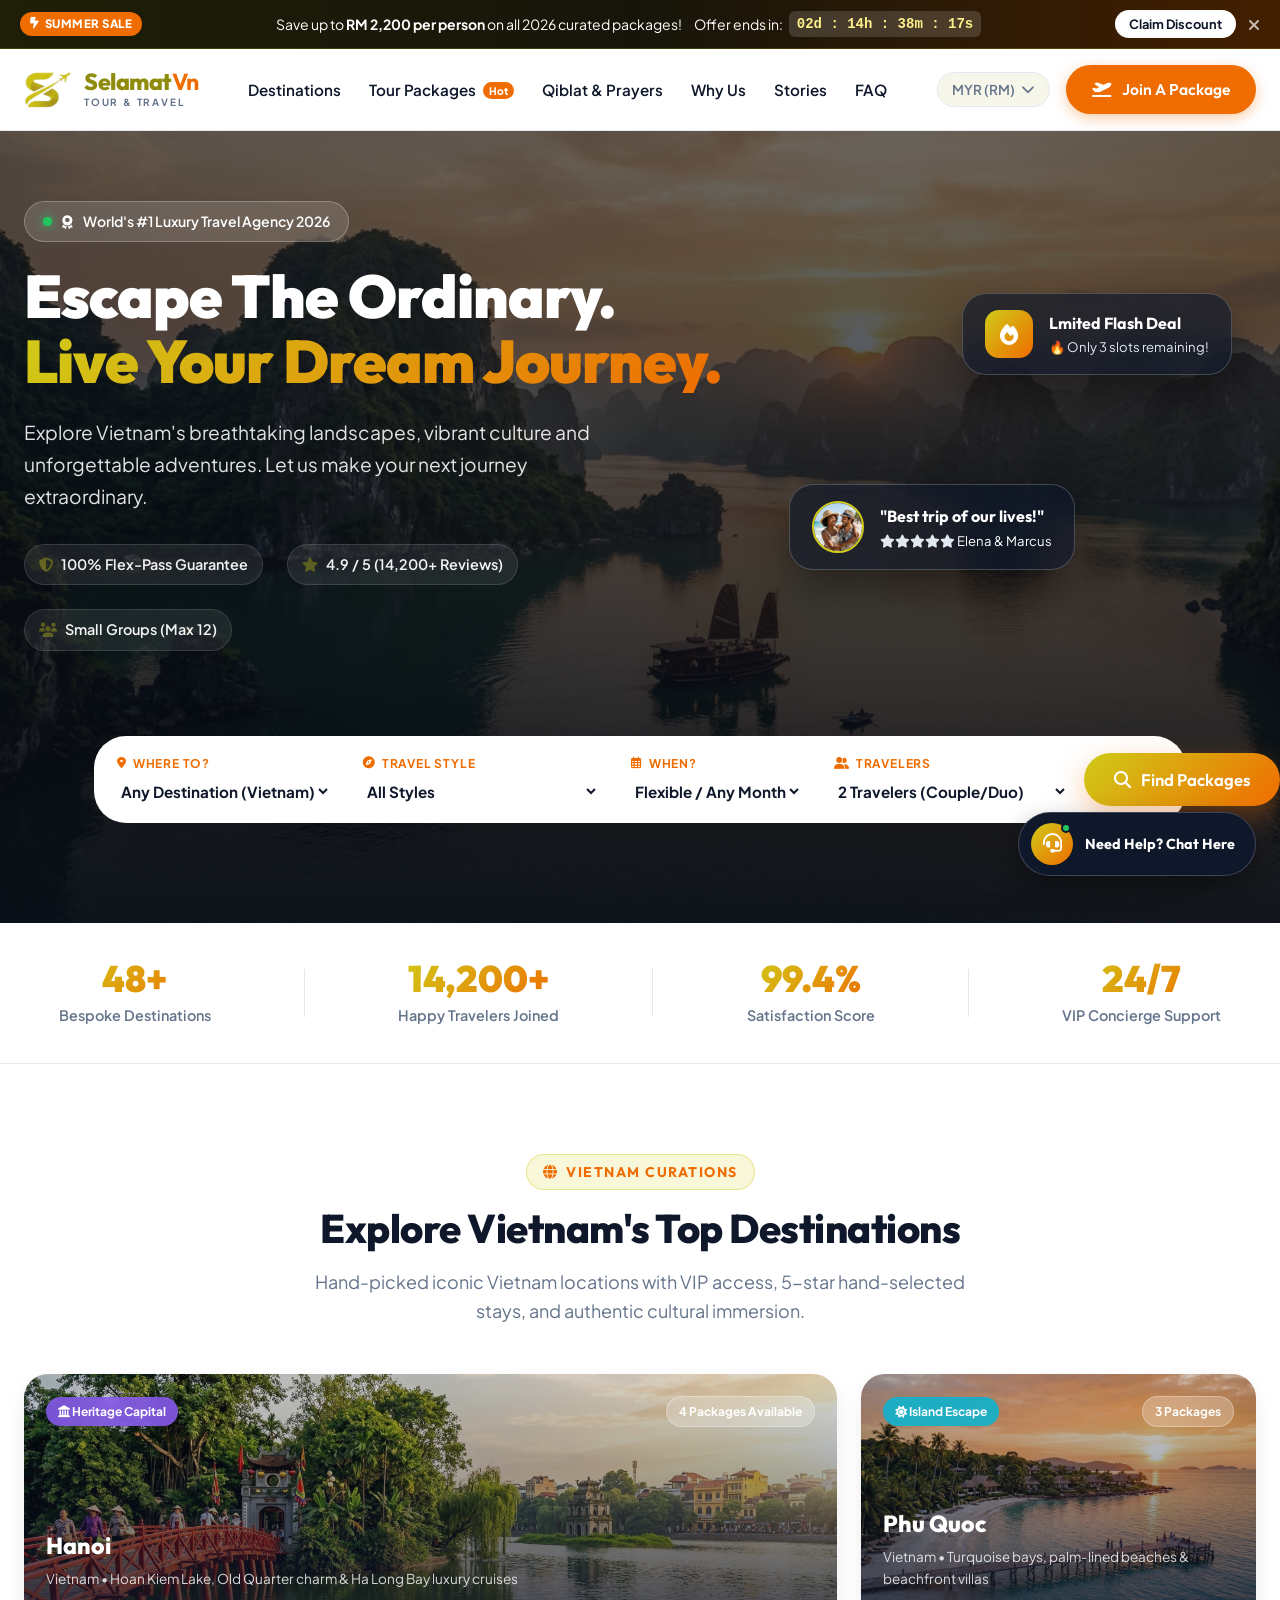
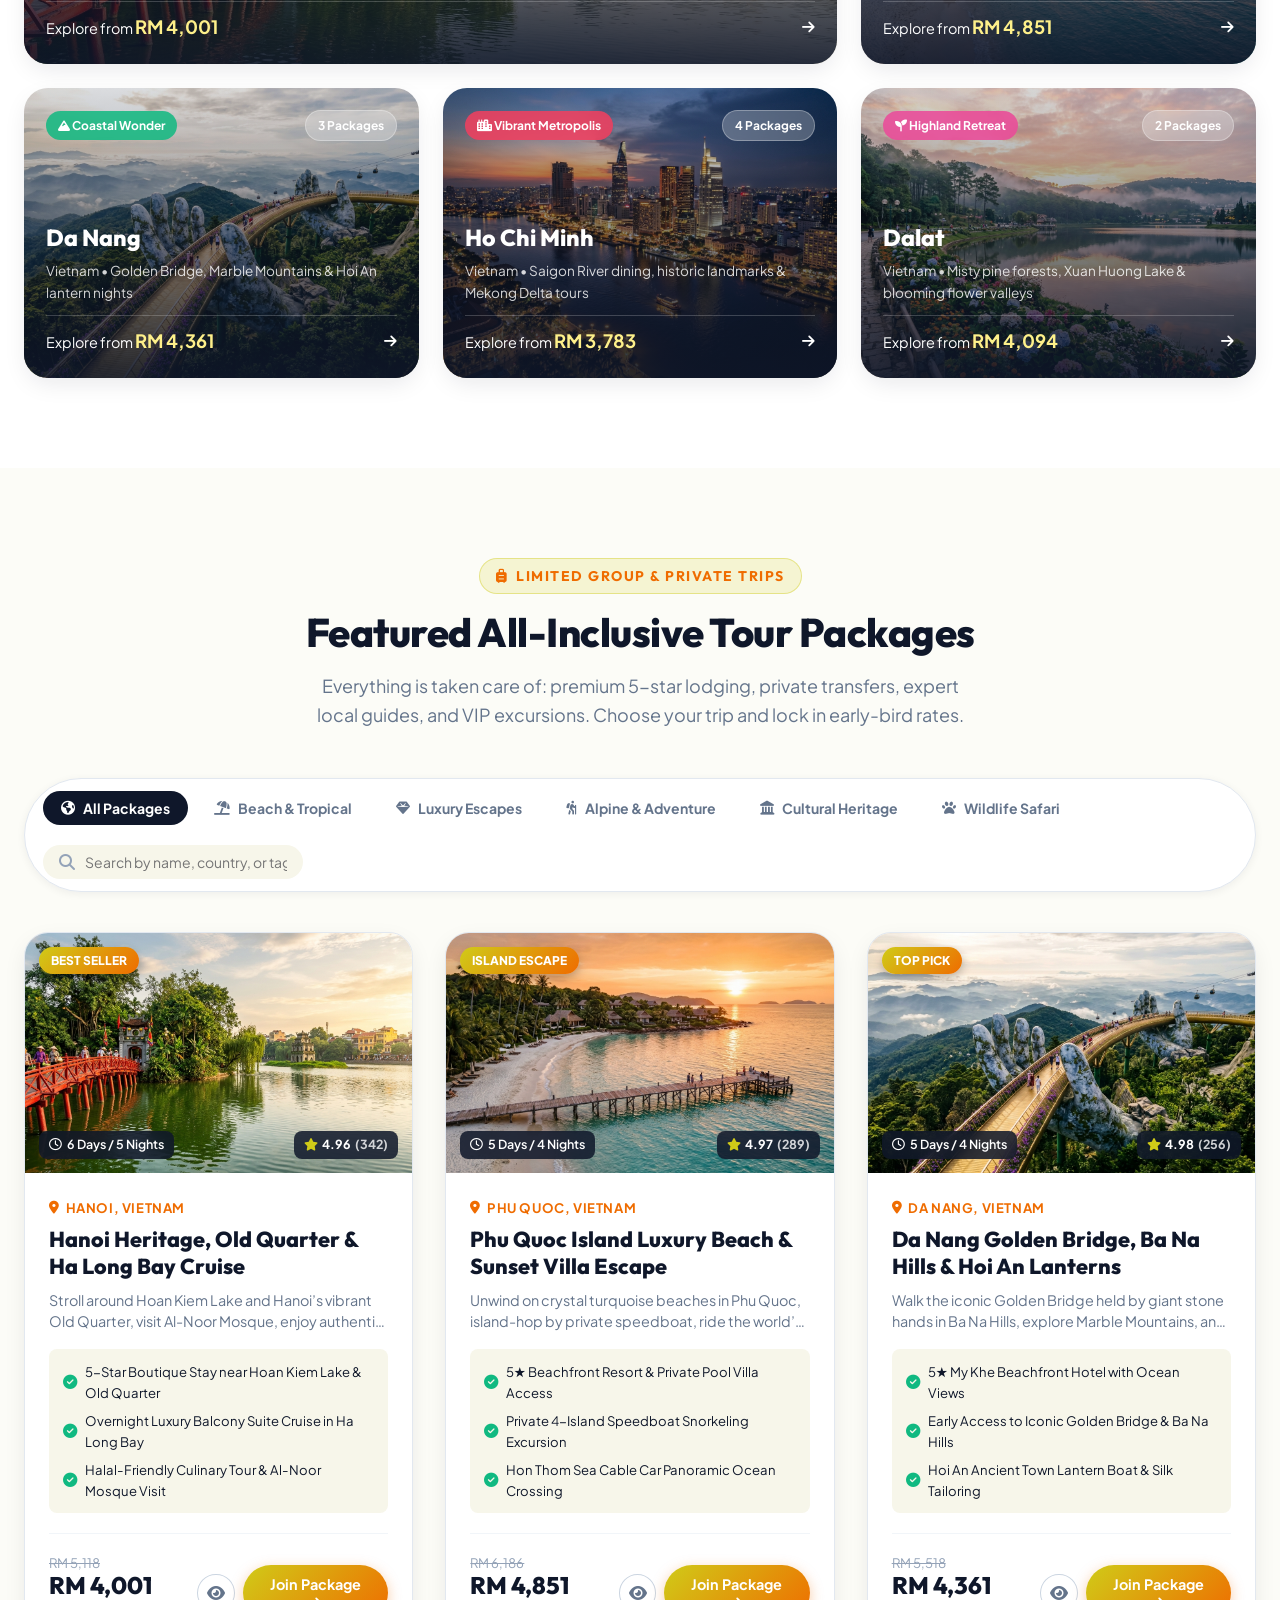
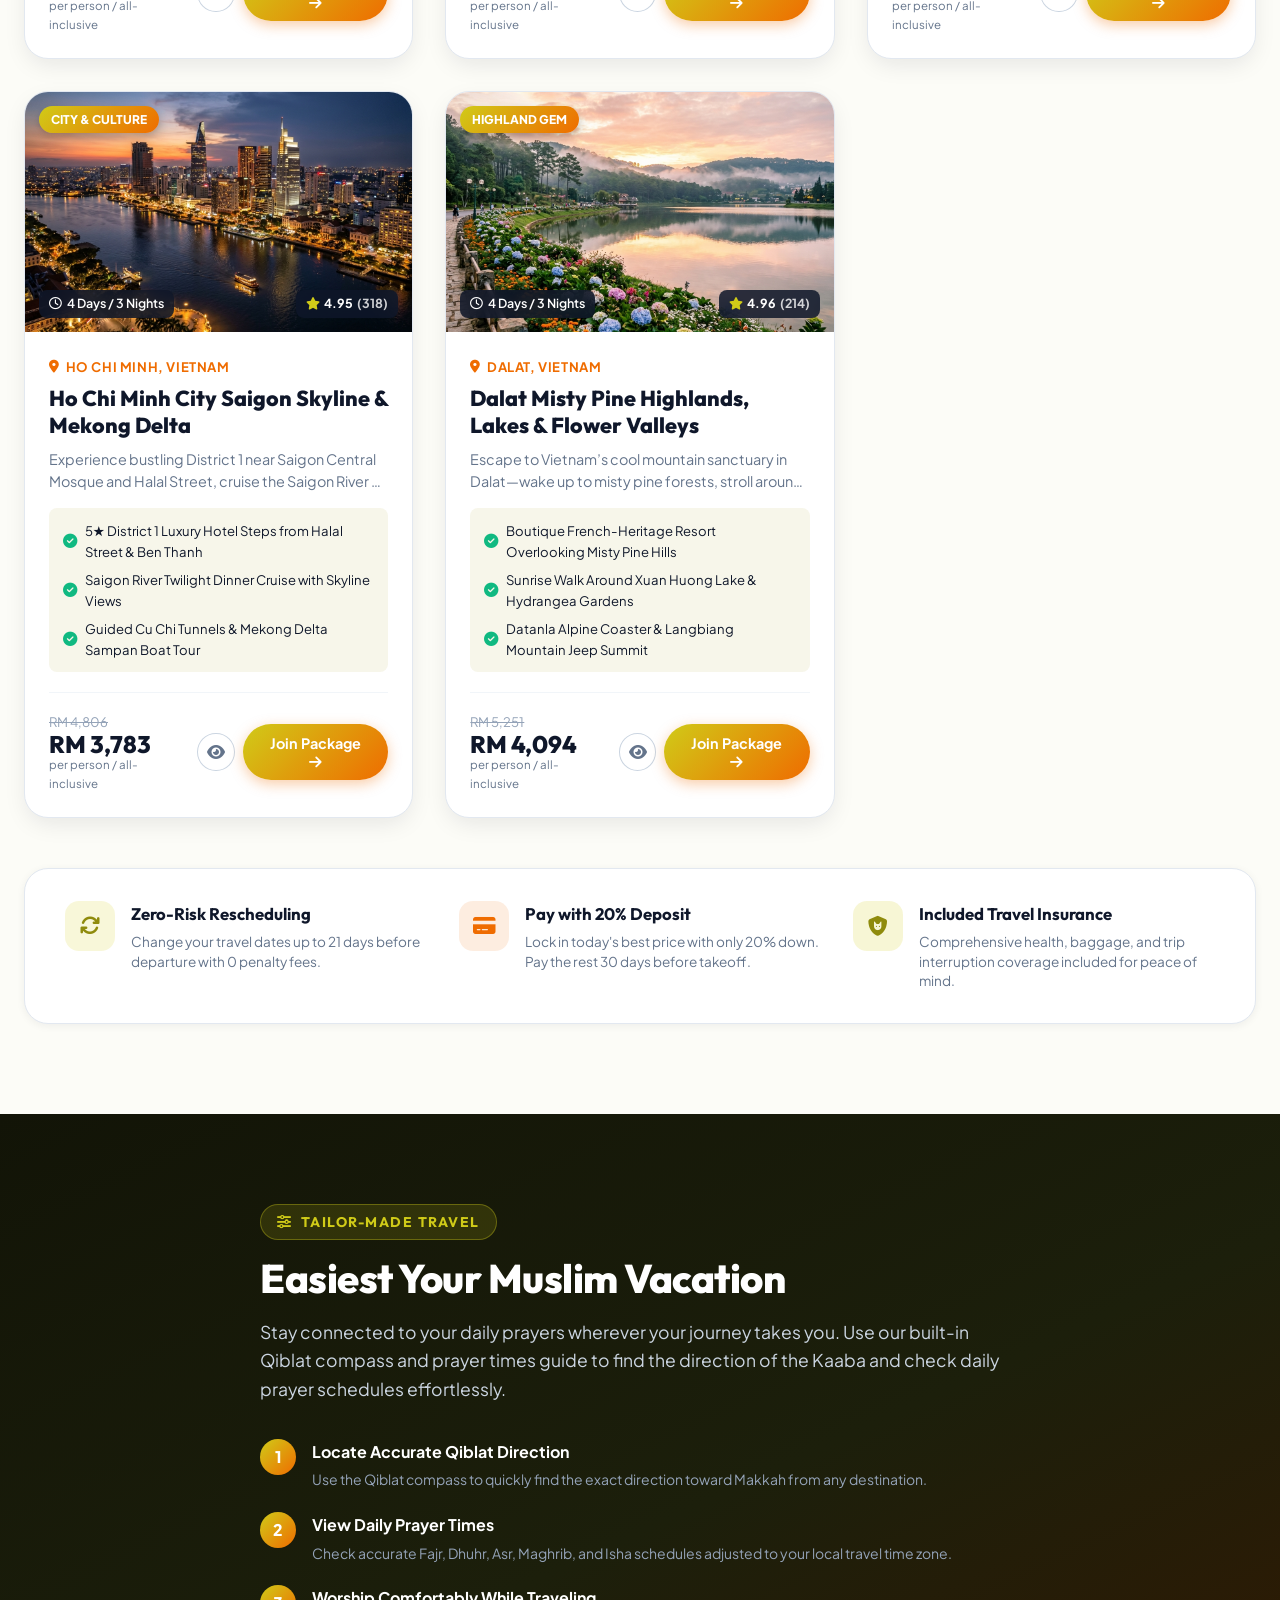
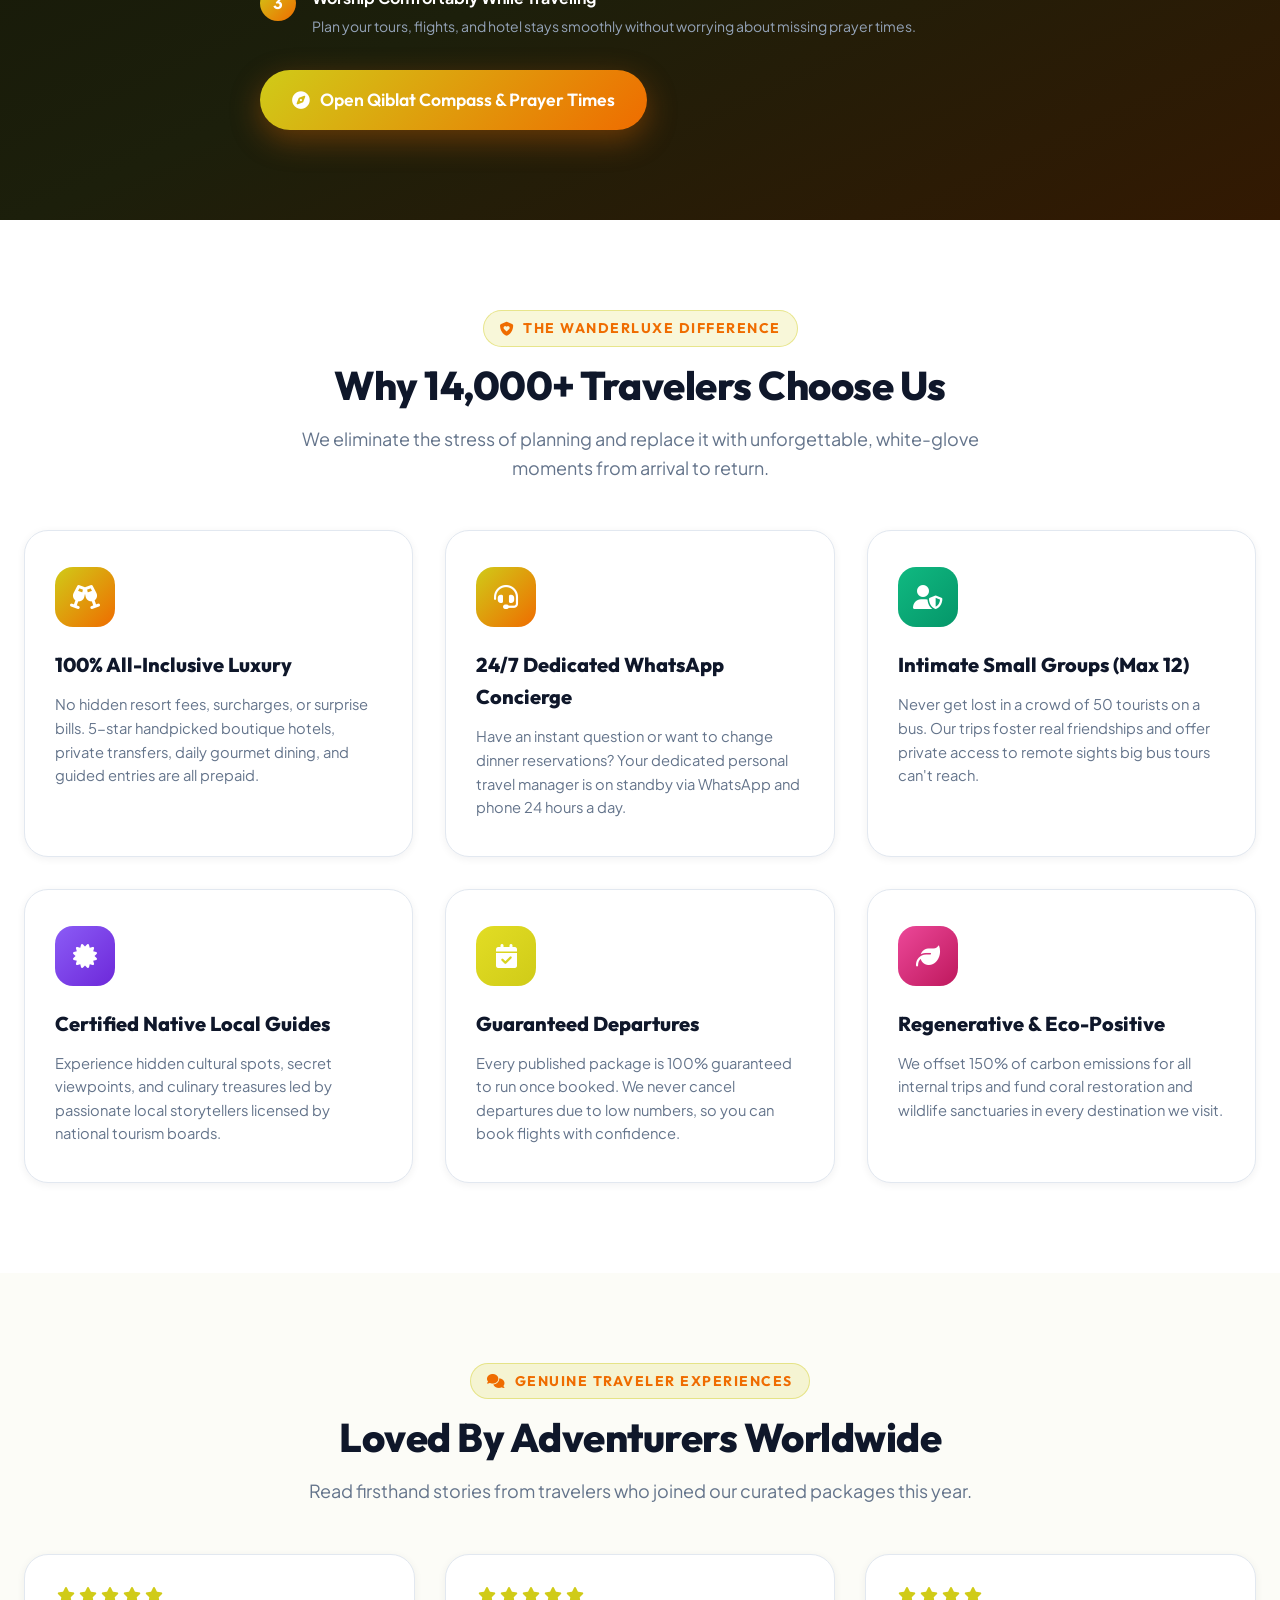
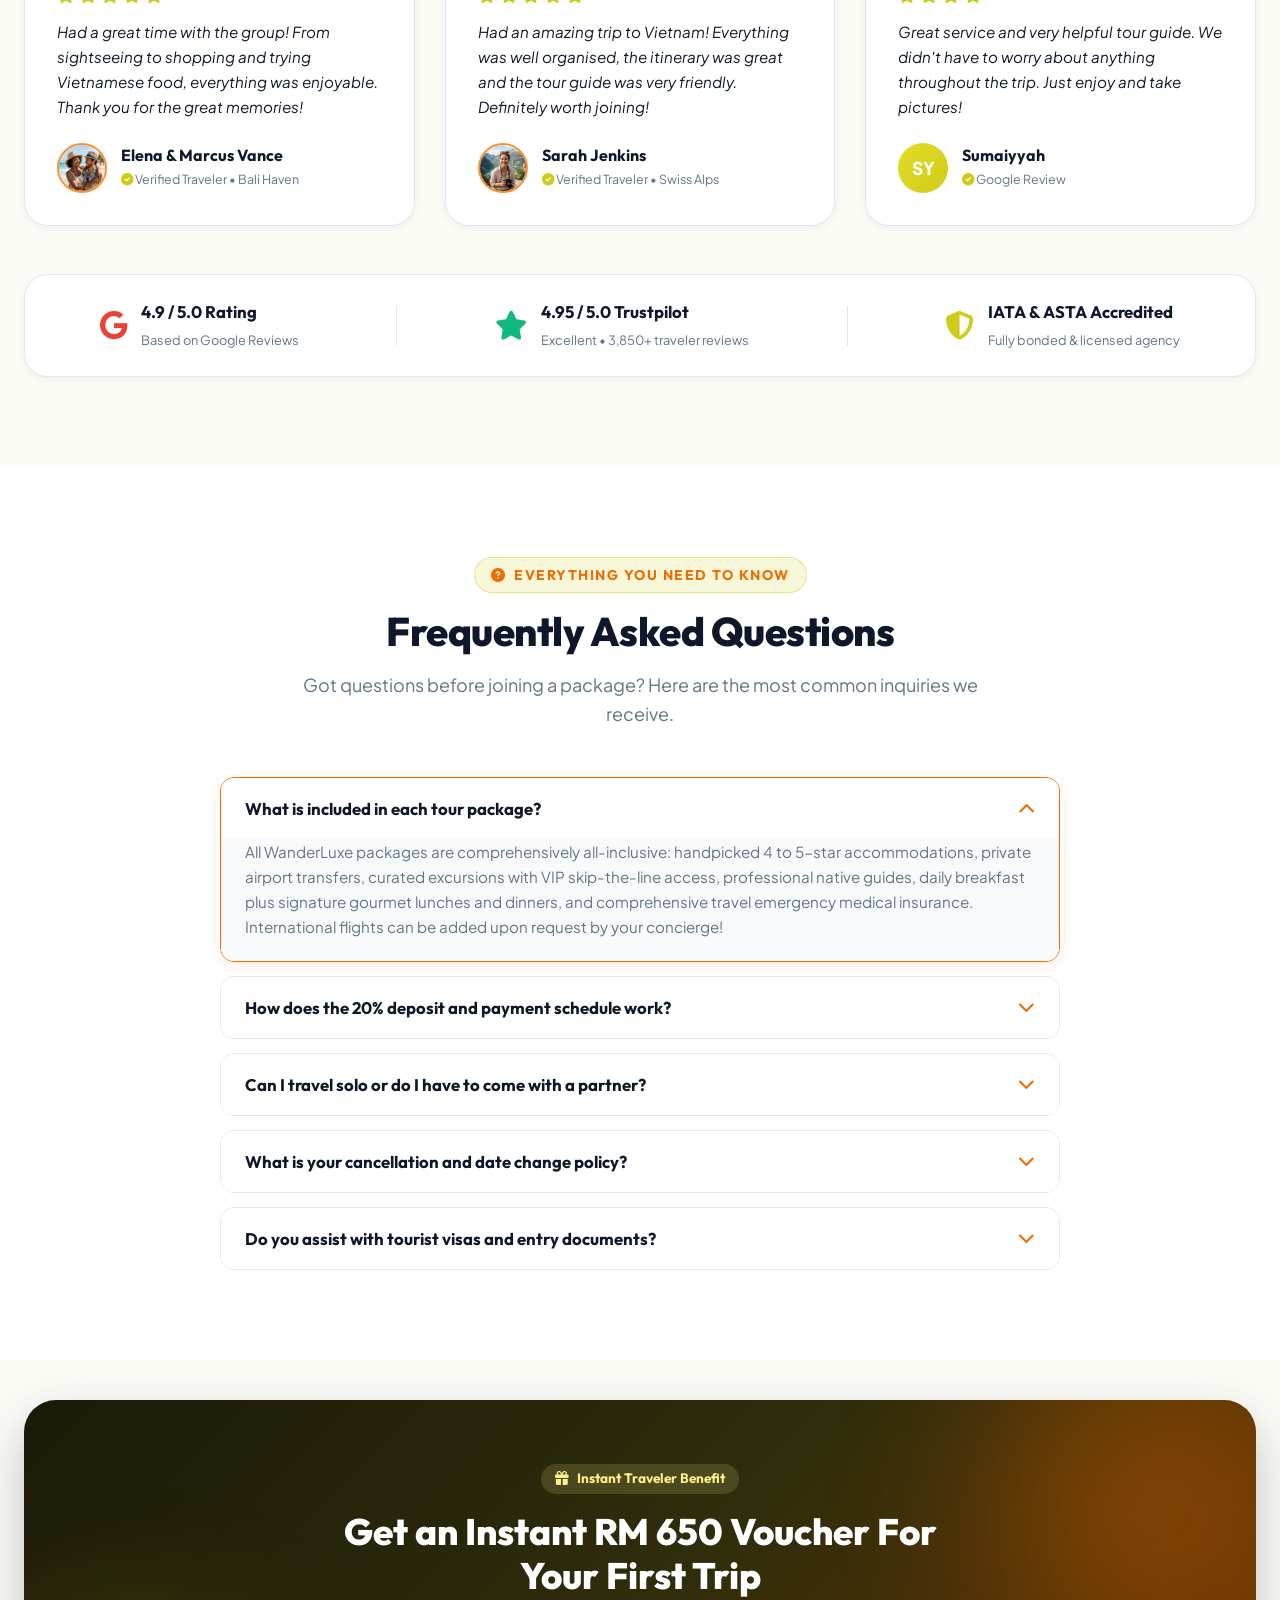
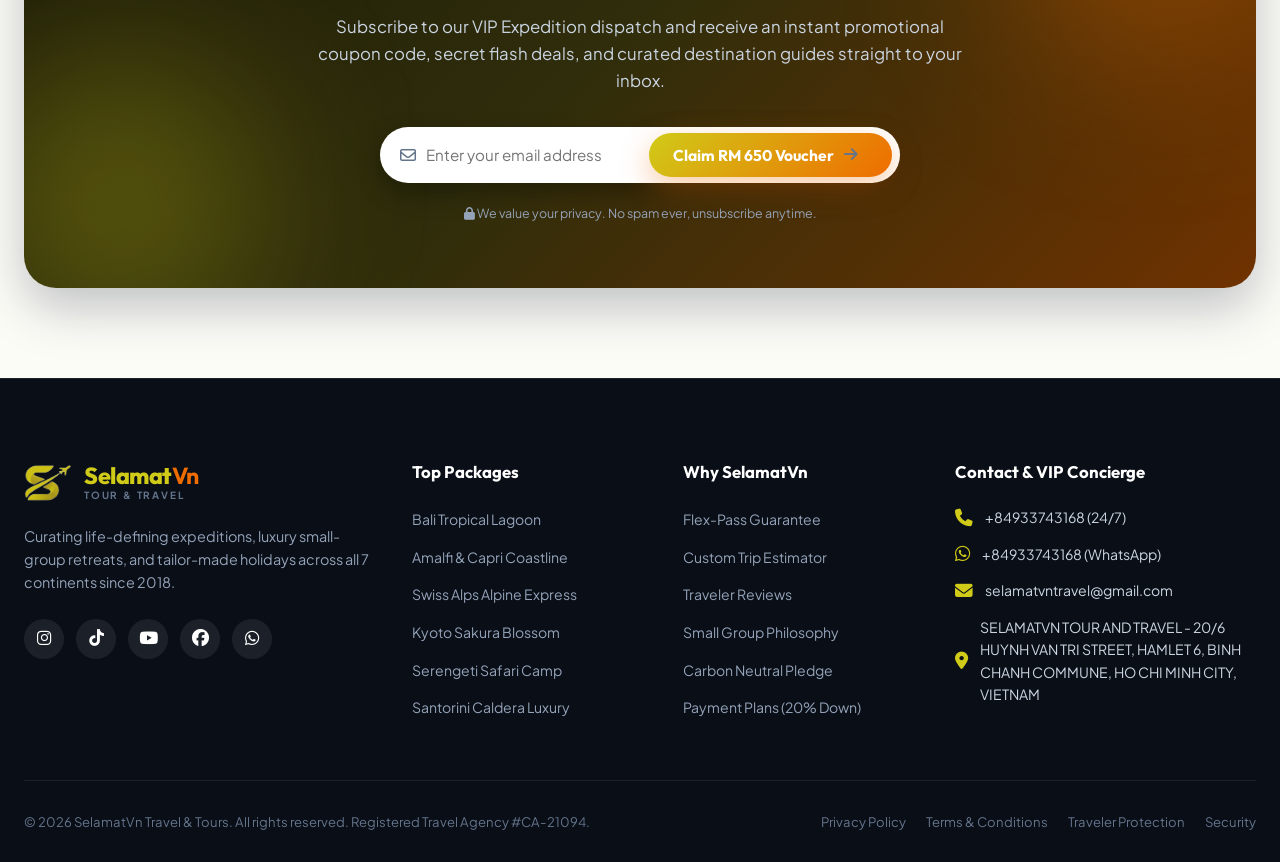
<file: index.html>
<!DOCTYPE html>
<html lang="en">

<head>
  <meta charset="UTF-8">
  <meta name="viewport" content="width=device-width, initial-scale=1.0">
  <title>SelamatVn | Handcrafted Luxury Travel & Dream Vacation Packages</title>
  <meta name="description"
    content="Discover extraordinary curated travel packages across 7 continents. Join premium small-group tours, luxury private escapes, and unforgettable adventures with 100% flexible booking.">
  <meta name="keywords"
    content="travel agency, vacation packages, luxury travel, guided tours, Bali tours, Amalfi coast, Swiss Alps, safari vacation">

  <!-- Google Fonts -->
  <link rel="preconnect" href="https://fonts.googleapis.com">
  <link rel="preconnect" href="https://fonts.gstatic.com" crossorigin>
  <link
    href="https://fonts.googleapis.com/css2?family=Outfit:wght@400;500;600;700;800;900&family=Plus+Jakarta+Sans:wght@300;400;500;600;700&family=Playfair+Display:ital,wght@0,600;0,700;1,600&display=swap"
    rel="stylesheet">

  <!-- FontAwesome Icons for crisp UI symbols -->
  <link rel="stylesheet" href="https://cdnjs.cloudflare.com/ajax/libs/font-awesome/6.5.1/css/all.min.css">

  <!-- Custom Stylesheet -->
  <link rel="icon" type="image/png" href="assets/images/selamatvn-mark.png">
  <link rel="stylesheet" href="styles.css?v=8">
</head>

<body>

  <!-- TOP PROMO BANNER -->
  <aside class="top-banner" id="topPromoBanner">
    <div class="banner-container">
      <div class="banner-tag"><i class="fa-solid fa-bolt-lightning"></i> SUMMER SALE</div>
      <p class="banner-text">
        <span>Save up to <strong>RM 2,200 per person</strong> on all 2026 curated packages!</span>
        <span class="countdown-wrap">
          Offer ends in:
          <span class="timer-box" id="bannerTimer">02d : 14h : 38m : 19s</span>
        </span>
      </p>
      <div class="banner-actions">
        <a href="#packages" class="banner-cta">Claim Discount</a>
        <button class="banner-close" id="closeBannerBtn" aria-label="Close notification"><i
            class="fa-solid fa-xmark"></i></button>
      </div>
    </div>
  </aside>

  <!-- NAVIGATION BAR -->
  <header class="navbar" id="mainHeader">
    <div class="nav-container">
      <a href="#" class="brand-logo" aria-label="SelamatVn Homepage">
        <div class="logo-icon-wrapper">
          <img src="assets/images/selamatvn-mark.png" alt="SelamatVn Logo" class="brand-logo-img">
        </div>
        <div class="brand-name">
          <span>Selamat<strong class="highlight-text">Vn</strong></span>
          <span class="brand-sub">TOUR & TRAVEL</span>
        </div>
      </a>

      <!-- Desktop & Mobile Nav Links -->
      <nav class="nav-links" id="navMenu">
        <a href="#destinations" class="nav-link">Destinations</a>
        <a href="#packages" class="nav-link">Tour Packages <span class="hot-badge">Hot</span></a>
        <a href="#custom-trip" class="nav-link">Qiblat & Prayers</a>
        <a href="#why-us" class="nav-link">Why Us</a>
        <a href="#testimonials" class="nav-link">Stories</a>
        <a href="#faq" class="nav-link">FAQ</a>
        <a href="#packages" class="btn btn-primary mobile-menu-cta"><i class="fa-solid fa-plane-departure"></i> Join A
          Package</a>
      </nav>

      <!-- Right Header Actions -->
      <div class="nav-actions">
        <!-- Currency Selector -->
        <div class="currency-dropdown">
          <button class="currency-btn" id="currencyToggleBtn" aria-haspopup="true" aria-expanded="false">
            <span id="currentCurrencyLabel">MYR (RM)</span>
            <i class="fa-solid fa-chevron-down"></i>
          </button>
          <div class="currency-menu" id="currencyMenu">
            <button class="currency-opt active" data-currency="MYR">MYR (RM)</button>
            <button class="currency-opt" data-currency="USD">USD ($)</button>
            <button class="currency-opt" data-currency="EUR">EUR (€)</button>
            <button class="currency-opt" data-currency="GBP">GBP (£)</button>
            <button class="currency-opt" data-currency="AUD">AUD (A$)</button>
          </div>
        </div>

        <a href="#packages" class="btn btn-primary join-nav-btn" id="navJoinBtn">
          <i class="fa-solid fa-plane-departure"></i> Join A Package
        </a>

        <!-- Mobile Menu Toggle Button -->
        <button class="mobile-toggle" id="mobileMenuBtn" aria-label="Toggle navigation menu">
          <span></span>
          <span></span>
          <span></span>
        </button>
      </div>
    </div>
  </header>
  <div class="nav-backdrop" id="navBackdrop"></div>

  <main>
    <!-- HERO SECTION -->
    <section class="hero-section" id="hero">
      <div class="hero-bg-overlay"></div>
      <img src="assets/images/hero-vietnam.jpg"
        alt="Lush limestone karst mountains and emerald waters of Ha Long Bay, Vietnam at sunset" class="hero-bg-img"
        id="heroBgImage">

      <div class="hero-container">
        <div class="hero-content">
          <div class="hero-pill-badge animate-fade-down">
            <span class="live-dot"></span>
            <i class="fa-solid fa-award"></i> World's #1 Luxury Travel Agency 2026
          </div>

          <h1 class="hero-title animate-fade-up">
            Escape The Ordinary. <br>
            <span class="gradient-text">Live Your Dream Journey.</span>
          </h1>

          <p class="hero-subtitle animate-fade-up-delay">
            Explore Vietnam's breathtaking landscapes, vibrant culture and unforgettable adventures. Let us make your
            next journey extraordinary.
          </p>

          <!-- Key Trust Badges -->
          <div class="hero-trust-list animate-fade-up-delay-2">
            <div class="trust-badge">
              <i class="fa-solid fa-shield-halved"></i>
              <span>100% Flex-Pass Guarantee</span>
            </div>
            <div class="trust-badge">
              <i class="fa-solid fa-star text-gold"></i>
              <span>4.9 / 5 (14,200+ Reviews)</span>
            </div>
            <div class="trust-badge">
              <i class="fa-solid fa-users"></i>
              <span>Small Groups (Max 12)</span>
            </div>
          </div>
        </div>

        <!-- HERO FLOATING GLASS CARDS -->
        <div class="hero-floating-elements">
          <div class="glass-float-card card-top-right">
            <div class="float-icon-box coral-gradient">
              <i class="fa-solid fa-fire"></i>
            </div>
            <div>
              <div class="float-title">Lmited Flash Deal</div>
              <div class="float-meta">🔥 Only 3 slots remaining!</div>
            </div>
          </div>

          <div class="glass-float-card card-bottom-left">
            <img src="assets/images/avatar-couple.jpg" alt="Recent travelers Marcus and Elena" class="float-avatar">
            <div>
              <div class="float-title">"Best trip of our lives!"</div>
              <div class="float-meta text-gold">
                <i class="fa-solid fa-star"></i><i class="fa-solid fa-star"></i><i class="fa-solid fa-star"></i><i
                  class="fa-solid fa-star"></i><i class="fa-solid fa-star"></i>
                <span class="text-white">Elena & Marcus</span>
              </div>
            </div>
          </div>
        </div>
      </div>

      <!-- INTERACTIVE SEARCH / FILTER BAR WIDGET -->
      <div class="search-widget-container">
        <form class="search-widget" id="heroSearchWidget" onsubmit="event.preventDefault(); window.handleHeroSearch();">
          <div class="widget-field">
            <label for="searchDestination"><i class="fa-solid fa-location-dot"></i> Where to?</label>
            <select id="searchDestination">
              <option value="all">Any Destination (Vietnam)</option>
              <option value="hanoi">Hanoi, Vietnam</option>
              <option value="phuquoc">Phu Quoc, Vietnam</option>
              <option value="danang">Da Nang, Vietnam</option>
              <option value="hochiminh">Ho Chi Minh, Vietnam</option>
              <option value="dalat">Dalat, Vietnam</option>
            </select>
          </div>

          <div class="widget-divider"></div>

          <div class="widget-field">
            <label for="searchType"><i class="fa-solid fa-compass"></i> Travel Style</label>
            <select id="searchType">
              <option value="all">All Styles</option>
              <option value="beach">Tropical Island & Beach</option>
              <option value="luxury">Ultra Luxury & Yachts</option>
              <option value="adventure">Alpine & Mountain Adventure</option>
              <option value="cultural">Culture & Heritage</option>
              <option value="safari">Wildlife & Safari</option>
            </select>
          </div>

          <div class="widget-divider"></div>

          <div class="widget-field">
            <label for="searchDate"><i class="fa-regular fa-calendar-days"></i> When?</label>
            <select id="searchDate">
              <option value="flexible">Flexible / Any Month</option>
              <option value="summer">Summer 2026</option>
              <option value="autumn">Autumn 2026</option>
              <option value="winter">Winter 2026/27</option>
              <option value="spring">Spring 2027</option>
            </select>
          </div>

          <div class="widget-divider"></div>

          <div class="widget-field">
            <label for="searchGuests"><i class="fa-solid fa-user-group"></i> Travelers</label>
            <select id="searchGuests">
              <option value="1">1 Solo Explorer</option>
              <option value="2" selected>2 Travelers (Couple/Duo)</option>
              <option value="3">3 - 4 Travelers (Small Group)</option>
              <option value="5">5+ Travelers (Family/Private)</option>
            </select>
          </div>

          <button type="submit" class="btn btn-gradient widget-submit-btn" id="searchSubmitBtn">
            <i class="fa-solid fa-magnifying-glass"></i> Find Packages
          </button>
        </form>
      </div>
    </section>

    <!-- LIVE STATS STRIP -->
    <section class="stats-strip">
      <div class="container stats-grid">
        <div class="stat-item">
          <div class="stat-number">48+</div>
          <div class="stat-label">Bespoke Destinations</div>
        </div>
        <div class="stat-divider"></div>
        <div class="stat-item">
          <div class="stat-number">14,200+</div>
          <div class="stat-label">Happy Travelers Joined</div>
        </div>
        <div class="stat-divider"></div>
        <div class="stat-item">
          <div class="stat-number">99.4%</div>
          <div class="stat-label">Satisfaction Score</div>
        </div>
        <div class="stat-divider"></div>
        <div class="stat-item">
          <div class="stat-number">24/7</div>
          <div class="stat-label">VIP Concierge Support</div>
        </div>
      </div>
    </section>

    <!-- POPULAR DESTINATIONS SHOWCASE -->
    <section class="destinations-section" id="destinations">
      <div class="container">
        <div class="section-header text-center">
          <span class="sub-heading"><i class="fa-solid fa-globe"></i> Vietnam Curations</span>
          <h2 class="main-heading">Explore Vietnam's Top Destinations</h2>
          <p class="section-desc">Hand-picked iconic Vietnam locations with VIP access, 5-star hand-selected stays, and
            authentic cultural immersion.</p>
        </div>

        <div class="destinations-grid">
          <!-- Hanoi -->
          <div class="destination-card large-card" onclick="window.filterByDestination('hanoi')">
            <img src="assets/images/dest-hanoi.jpg" alt="Hanoi Hoan Kiem Lake and Huc Bridge Vietnam" loading="lazy">
            <div class="destination-overlay">
              <div class="destination-top">
                <span class="tag-pill tag-culture"><i class="fa-solid fa-landmark"></i> Heritage Capital</span>
                <span class="tag-pill tag-sale">4 Packages Available</span>
              </div>
              <div class="destination-bottom">
                <h3>Hanoi</h3>
                <p>Vietnam • Hoan Kiem Lake, Old Quarter charm & Ha Long Bay luxury cruises</p>
                <div class="destination-cta">
                  <span>Explore from <strong data-usd-price="899">RM 4,001</strong></span>
                  <i class="fa-solid fa-arrow-right"></i>
                </div>
              </div>
            </div>
          </div>

          <!-- Phu Quoc -->
          <div class="destination-card" onclick="window.filterByDestination('phuquoc')">
            <img src="assets/images/dest-phuquoc.jpg" alt="Phu Quoc Island crystal beach sunset Vietnam" loading="lazy">
            <div class="destination-overlay">
              <div class="destination-top">
                <span class="tag-pill tag-tropical"><i class="fa-solid fa-sun"></i> Island Escape</span>
                <span class="tag-pill tag-sale">3 Packages</span>
              </div>
              <div class="destination-bottom">
                <h3>Phu Quoc</h3>
                <p>Vietnam • Turquoise bays, palm-lined beaches & beachfront villas</p>
                <div class="destination-cta">
                  <span>Explore from <strong data-usd-price="1090">RM 4,851</strong></span>
                  <i class="fa-solid fa-arrow-right"></i>
                </div>
              </div>
            </div>
          </div>

          <!-- Da Nang -->
          <div class="destination-card" onclick="window.filterByDestination('danang')">
            <img src="assets/images/dest-danang.jpg" alt="Da Nang Golden Bridge Ba Na Hills Vietnam" loading="lazy">
            <div class="destination-overlay">
              <div class="destination-top">
                <span class="tag-pill tag-adventure"><i class="fa-solid fa-mountain"></i> Coastal Wonder</span>
                <span class="tag-pill tag-sale">3 Packages</span>
              </div>
              <div class="destination-bottom">
                <h3>Da Nang</h3>
                <p>Vietnam • Golden Bridge, Marble Mountains & Hoi An lantern nights</p>
                <div class="destination-cta">
                  <span>Explore from <strong data-usd-price="980">RM 4,361</strong></span>
                  <i class="fa-solid fa-arrow-right"></i>
                </div>
              </div>
            </div>
          </div>

          <!-- Ho Chi Minh -->
          <div class="destination-card" onclick="window.filterByDestination('hochiminh')">
            <img src="assets/images/dest-hochiminh.jpg" alt="Ho Chi Minh City Saigon skyline twilight Vietnam"
              loading="lazy">
            <div class="destination-overlay">
              <div class="destination-top">
                <span class="tag-pill tag-luxury"><i class="fa-solid fa-city"></i> Vibrant Metropolis</span>
                <span class="tag-pill tag-sale">4 Packages</span>
              </div>
              <div class="destination-bottom">
                <h3>Ho Chi Minh</h3>
                <p>Vietnam • Saigon River dining, historic landmarks & Mekong Delta tours</p>
                <div class="destination-cta">
                  <span>Explore from <strong data-usd-price="850">RM 3,783</strong></span>
                  <i class="fa-solid fa-arrow-right"></i>
                </div>
              </div>
            </div>
          </div>

          <!-- Dalat -->
          <div class="destination-card" onclick="window.filterByDestination('dalat')">
            <img src="assets/images/dest-dalat.jpg" alt="Dalat misty pine highlands and flower lake Vietnam"
              loading="lazy">
            <div class="destination-overlay">
              <div class="destination-top">
                <span class="tag-pill tag-romantic"><i class="fa-solid fa-seedling"></i> Highland Retreat</span>
                <span class="tag-pill tag-sale">2 Packages</span>
              </div>
              <div class="destination-bottom">
                <h3>Dalat</h3>
                <p>Vietnam • Misty pine forests, Xuan Huong Lake & blooming flower valleys</p>
                <div class="destination-cta">
                  <span>Explore from <strong data-usd-price="920">RM 4,094</strong></span>
                  <i class="fa-solid fa-arrow-right"></i>
                </div>
              </div>
            </div>
          </div>
        </div>
      </div>
    </section>

    <!-- PACKAGES SECTION -->
    <section class="packages-section" id="packages">
      <div class="container">
        <div class="section-header text-center">
          <span class="sub-heading"><i class="fa-solid fa-suitcase-rolling"></i> Limited Group & Private Trips</span>
          <h2 class="main-heading">Featured All-Inclusive Tour Packages</h2>
          <p class="section-desc">
            Everything is taken care of: premium 5-star lodging, private transfers, expert local guides, and VIP
            excursions. Choose your trip and lock in early-bird rates.
          </p>
        </div>

        <!-- Filter Controls -->
        <div class="package-filters-bar">
          <div class="filter-tabs" id="filterTabs">
            <button class="filter-tab active" data-category="all">
              <i class="fa-solid fa-earth-americas"></i> All Packages
            </button>
            <button class="filter-tab" data-category="beach">
              <i class="fa-solid fa-umbrella-beach"></i> Beach & Tropical
            </button>
            <button class="filter-tab" data-category="luxury">
              <i class="fa-solid fa-gem"></i> Luxury Escapes
            </button>
            <button class="filter-tab" data-category="adventure">
              <i class="fa-solid fa-person-hiking"></i> Alpine & Adventure
            </button>
            <button class="filter-tab" data-category="cultural">
              <i class="fa-solid fa-landmark"></i> Cultural Heritage
            </button>
            <button class="filter-tab" data-category="safari">
              <i class="fa-solid fa-paw"></i> Wildlife Safari
            </button>
          </div>

          <!-- Search within packages -->
          <div class="package-search-box">
            <i class="fa-solid fa-magnifying-glass"></i>
            <input type="text" id="packageSearchInput" placeholder="Search by name, country, or tag..."
              aria-label="Search packages">
          </div>
        </div>

        <!-- Packages Grid (Populated dynamically via JavaScript) -->
        <div class="packages-grid" id="packagesGrid">
          <!-- Javascript renders dynamic package cards here -->
        </div>

        <!-- Extra perk strip beneath packages -->
        <div class="booking-guarantee-card">
          <div class="guarantee-col">
            <div class="icon-circle cyan-glow"><i class="fa-solid fa-arrows-rotate"></i></div>
            <div>
              <h4>Zero-Risk Rescheduling</h4>
              <p>Change your travel dates up to 21 days before departure with 0 penalty fees.</p>
            </div>
          </div>
          <div class="guarantee-col">
            <div class="icon-circle purple-glow"><i class="fa-solid fa-credit-card"></i></div>
            <div>
              <h4>Pay with 20% Deposit</h4>
              <p>Lock in today's best price with only 20% down. Pay the rest 30 days before takeoff.</p>
            </div>
          </div>
          <div class="guarantee-col">
            <div class="icon-circle gold-glow"><i class="fa-solid fa-shield-cat"></i></div>
            <div>
              <h4>Included Travel Insurance</h4>
              <p>Comprehensive health, baggage, and trip interruption coverage included for peace of mind.</p>
            </div>
          </div>
        </div>
      </div>
    </section>

    <!-- INTERACTIVE "BUILD YOUR DREAM PACKAGE" ESTIMATOR -->
    <section class="custom-trip-section" id="custom-trip">
      <div class="container">
        <div class="custom-trip-wrapper">
          <div class="custom-trip-intro">
            <span class="sub-heading"><i class="fa-solid fa-sliders"></i> Tailor-Made Travel</span>
            <h2 class="main-heading">Easiest Your Muslim Vacation</h2>
            <p>
              Stay connected to your daily prayers wherever your journey takes you. Use our built-in Qiblat compass
              and prayer times guide to find the direction of the Kaaba and check daily prayer schedules effortlessly.
            </p>

            <div class="interactive-steps-summary">
              <div class="step-bullet">
                <span class="num">1</span>
                <div>
                  <strong>Locate Accurate Qiblat Direction</strong>
                  <span>Use the Qiblat compass to quickly find the exact direction toward Makkah from any
                    destination.</span>
                </div>
              </div>
              <div class="step-bullet">
                <span class="num">2</span>
                <div>
                  <strong>View Daily Prayer Times</strong>
                  <span>Check accurate Fajr, Dhuhr, Asr, Maghrib, and Isha schedules adjusted to your local travel time
                    zone.</span>
                </div>
              </div>
              <div class="step-bullet">
                <span class="num">3</span>
                <div>
                  <strong>Worship Comfortably While Traveling</strong>
                  <span>Plan your tours, flights, and hotel stays smoothly without worrying about missing prayer
                    times.</span>
                </div>
              </div>
            </div>

            <div class="qiblat-cta-wrap">
              <a href="qiblat.html" class="btn btn-gradient btn-lg" id="openQiblatPageBtn">
                <i class="fa-solid fa-compass"></i> Open Qiblat Compass & Prayer Times
              </a>
            </div>
          </div>
        </div>
      </div>
    </section>

    <!-- WHY CHOOSE WANDERLUXE -->
    <section class="why-us-section" id="why-us">
      <div class="container">
        <div class="section-header text-center">
          <span class="sub-heading"><i class="fa-solid fa-shield-heart"></i> The WanderLuxe Difference</span>
          <h2 class="main-heading">Why 14,000+ Travelers Choose Us</h2>
          <p class="section-desc">We eliminate the stress of planning and replace it with unforgettable, white-glove
            moments from arrival to return.</p>
        </div>

        <div class="features-grid">
          <div class="feature-card">
            <div class="feature-icon bg-gradient-cyan">
              <i class="fa-solid fa-champagne-glasses"></i>
            </div>
            <h3>100% All-Inclusive Luxury</h3>
            <p>No hidden resort fees, surcharges, or surprise bills. 5-star handpicked boutique hotels, private
              transfers, daily gourmet dining, and guided entries are all prepaid.</p>
          </div>

          <div class="feature-card">
            <div class="feature-icon bg-gradient-coral">
              <i class="fa-solid fa-headset"></i>
            </div>
            <h3>24/7 Dedicated WhatsApp Concierge</h3>
            <p>Have an instant question or want to change dinner reservations? Your dedicated personal travel manager is
              on standby via WhatsApp and phone 24 hours a day.</p>
          </div>

          <div class="feature-card">
            <div class="feature-icon bg-gradient-emerald">
              <i class="fa-solid fa-user-shield"></i>
            </div>
            <h3>Intimate Small Groups (Max 12)</h3>
            <p>Never get lost in a crowd of 50 tourists on a bus. Our trips foster real friendships and offer private
              access to remote sights big bus tours can't reach.</p>
          </div>

          <div class="feature-card">
            <div class="feature-icon bg-gradient-violet">
              <i class="fa-solid fa-certificate"></i>
            </div>
            <h3>Certified Native Local Guides</h3>
            <p>Experience hidden cultural spots, secret viewpoints, and culinary treasures led by passionate local
              storytellers licensed by national tourism boards.</p>
          </div>

          <div class="feature-card">
            <div class="feature-icon bg-gradient-amber">
              <i class="fa-solid fa-calendar-check"></i>
            </div>
            <h3>Guaranteed Departures</h3>
            <p>Every published package is 100% guaranteed to run once booked. We never cancel departures due to low
              numbers, so you can book flights with confidence.</p>
          </div>

          <div class="feature-card">
            <div class="feature-icon bg-gradient-pink">
              <i class="fa-solid fa-leaf"></i>
            </div>
            <h3>Regenerative & Eco-Positive</h3>
            <p>We offset 150% of carbon emissions for all internal trips and fund coral restoration and wildlife
              sanctuaries in every destination we visit.</p>
          </div>
        </div>
      </div>
    </section>

    <!-- REAL TRAVELER REVIEWS & STORIES -->
    <section class="testimonials-section" id="testimonials">
      <div class="container">
        <div class="section-header text-center">
          <span class="sub-heading"><i class="fa-solid fa-comments"></i> Genuine Traveler Experiences</span>
          <h2 class="main-heading">Loved By Adventurers Worldwide</h2>
          <p class="section-desc">Read firsthand stories from travelers who joined our curated packages this year.</p>
        </div>

        <div class="reviews-grid">
          <!-- Review 1 -->
          <div class="review-card">
            <div class="review-stars">
              <i class="fa-solid fa-star"></i><i class="fa-solid fa-star"></i><i class="fa-solid fa-star"></i><i
                class="fa-solid fa-star"></i><i class="fa-solid fa-star"></i>
            </div>
            <p class="review-text">
              Had a great time with the group! From sightseeing to shopping and trying Vietnamese food, everything was
              enjoyable. Thank you for the great memories!
            </p>
            <div class="review-user">
              <img src="assets/images/avatar-couple.jpg" alt="Elena and Marcus Vance" class="review-avatar">
              <div>
                <h4 class="user-name">Elena & Marcus Vance</h4>
                <span class="user-tag"><i class="fa-solid fa-circle-check text-cyan"></i> Verified Traveler • Bali
                  Haven</span>
              </div>
            </div>
          </div>

          <!-- Review 2 -->
          <div class="review-card">
            <div class="review-stars">
              <i class="fa-solid fa-star"></i><i class="fa-solid fa-star"></i><i class="fa-solid fa-star"></i><i
                class="fa-solid fa-star"></i><i class="fa-solid fa-star"></i>
            </div>
            <p class="review-text">
              Had an amazing trip to Vietnam! Everything was well organised, the itinerary was great and the tour guide
              was very friendly. Definitely worth joining!
            </p>
            <div class="review-user">
              <img src="assets/images/avatar-traveler.jpg" alt="Sarah Jenkins" class="review-avatar">
              <div>
                <h4 class="user-name">Sarah Jenkins</h4>
                <span class="user-tag"><i class="fa-solid fa-circle-check text-cyan"></i> Verified Traveler • Swiss
                  Alps</span>
              </div>
            </div>
          </div>

          <!-- Review 3 -->
          <div class="review-card">
            <div class="review-stars">
              <i class="fa-solid fa-star"></i><i class="fa-solid fa-star"></i><i class="fa-solid fa-star"></i><i
                class="fa-solid fa-star"></i>
            </div>
            <p class="review-text">
              Great service and very helpful tour guide. We didn't have to worry about anything throughout the trip.
              Just enjoy and take pictures!
            </p>
            <div class="review-user">
              <div class="avatar-placeholder bg-gradient-amber">SY</div>
              <div>
                <h4 class="user-name">Sumaiyyah</h4>
                <span class="user-tag"><i class="fa-solid fa-circle-check text-cyan"></i> Google Review</span>
              </div>
            </div>
          </div>
        </div>

        <!-- Trustpilot & Google Score Bar -->
        <div class="trust-score-strip">
          <div class="score-item">
            <i class="fa-brands fa-google text-google"></i>
            <div>
              <strong>4.9 / 5.0 Rating</strong>
              <small>Based on Google Reviews</small>
            </div>
          </div>
          <div class="score-divider"></div>
          <div class="score-item">
            <i class="fa-solid fa-star text-green"></i>
            <div>
              <strong>4.95 / 5.0 Trustpilot</strong>
              <small>Excellent • 3,850+ traveler reviews</small>
            </div>
          </div>
          <div class="score-divider"></div>
          <div class="score-item">
            <i class="fa-solid fa-shield-halved text-cyan"></i>
            <div>
              <strong>IATA & ASTA Accredited</strong>
              <small>Fully bonded & licensed agency</small>
            </div>
          </div>
        </div>
      </div>
    </section>

    <!-- FAQ SECTION -->
    <section class="faq-section" id="faq">
      <div class="container">
        <div class="section-header text-center">
          <span class="sub-heading"><i class="fa-solid fa-circle-question"></i> Everything You Need To Know</span>
          <h2 class="main-heading">Frequently Asked Questions</h2>
          <p class="section-desc">Got questions before joining a package? Here are the most common inquiries we receive.
          </p>
        </div>

        <div class="faq-accordion" id="faqAccordion">
          <div class="faq-item active">
            <button class="faq-question" aria-expanded="true">
              <span>What is included in each tour package?</span>
              <i class="fa-solid fa-chevron-down"></i>
            </button>
            <div class="faq-answer">
              <p>
                All WanderLuxe packages are comprehensively all-inclusive: handpicked 4 to 5-star accommodations,
                private airport transfers, curated excursions with VIP skip-the-line access, professional native guides,
                daily breakfast plus signature gourmet lunches and dinners, and comprehensive travel emergency medical
                insurance. International flights can be added upon request by your concierge!
              </p>
            </div>
          </div>

          <div class="faq-item">
            <button class="faq-question" aria-expanded="false">
              <span>How does the 20% deposit and payment schedule work?</span>
              <i class="fa-solid fa-chevron-down"></i>
            </button>
            <div class="faq-answer">
              <p>
                To lock in your spot and secure current promotional discounts, you only need to pay a 20% refundable
                deposit today. The remaining 80% balance is split into flexible interest-free monthly installments or
                can be paid in full 30 days prior to your travel departure date.
              </p>
            </div>
          </div>

          <div class="faq-item">
            <button class="faq-question" aria-expanded="false">
              <span>Can I travel solo or do I have to come with a partner?</span>
              <i class="fa-solid fa-chevron-down"></i>
            </button>
            <div class="faq-answer">
              <p>
                Over 40% of our travelers join as solo adventurers! You can either choose a private solo room with our
                low single-supplement fee, or opt for our free roommate matching service where we pair you with another
                traveler of the same gender.
              </p>
            </div>
          </div>

          <div class="faq-item">
            <button class="faq-question" aria-expanded="false">
              <span>What is your cancellation and date change policy?</span>
              <i class="fa-solid fa-chevron-down"></i>
            </button>
            <div class="faq-answer">
              <p>
                We offer the industry's most flexible booking terms. You can change your destination or travel dates
                free of charge up to 21 days before departure. If you need to cancel altogether, cancellations made 30+
                days prior receive a 100% future travel credit or refund according to our Flex-Pass terms.
              </p>
            </div>
          </div>

          <div class="faq-item">
            <button class="faq-question" aria-expanded="false">
              <span>Do you assist with tourist visas and entry documents?</span>
              <i class="fa-solid fa-chevron-down"></i>
            </button>
            <div class="faq-answer">
              <p>
                Yes! As soon as you join a package, our visa coordination team provides you with personalized visa
                guidelines for your passport nationality, prepares all hotel voucher confirmations, and helps review
                your paperwork to guarantee a smooth arrival.
              </p>
            </div>
          </div>
        </div>
      </div>
    </section>

    <!-- NEWSLETTER / DISCOUNT VOUCHER CALLOUT -->
    <section class="cta-banner-section">
      <div class="container">
        <div class="cta-banner-box">
          <div class="cta-decor-circle circle-1"></div>
          <div class="cta-decor-circle circle-2"></div>

          <div class="cta-content">
            <span class="cta-sub"><i class="fa-solid fa-gift"></i> Instant Traveler Benefit</span>
            <h2>Get an Instant RM 650 Voucher For Your First Trip</h2>
            <p>Subscribe to our VIP Expedition dispatch and receive an instant promotional coupon code, secret flash
              deals, and curated destination guides straight to your inbox.</p>

            <form class="newsletter-form" id="newsletterForm"
              onsubmit="event.preventDefault(); window.handleNewsletter();">
              <div class="newsletter-input-group">
                <i class="fa-regular fa-envelope"></i>
                <input type="email" id="newsletterEmail" placeholder="Enter your email address" required
                  aria-label="Email address for voucher">
                <button type="submit" class="btn btn-newsletter" id="newsletterSubmitBtn">
                  Claim RM 650 Voucher <i class="fa-solid fa-arrow-right"></i>
                </button>
              </div>
            </form>
            <small class="newsletter-privacy"><i class="fa-solid fa-lock"></i> We value your privacy. No spam ever,
              unsubscribe anytime.</small>
          </div>
        </div>
      </div>
    </section>
  </main>

  <!-- FOOTER -->
  <footer class="main-footer">
    <div class="container">
      <div class="footer-grid">
        <div class="footer-col brand-col">
          <a href="#" class="brand-logo footer-logo">
            <div class="logo-icon-wrapper">
              <img src="assets/images/selamatvn-mark.png" alt="SelamatVn Logo" class="brand-logo-img">
            </div>
            <div class="brand-name">
              <span>Selamat<strong class="highlight-text">Vn</strong></span>
              <span class="brand-sub">TOUR & TRAVEL</span>
            </div>
          </a>
          <p class="footer-about">
            Curating life-defining expeditions, luxury small-group retreats, and tailor-made holidays across all 7
            continents since 2018.
          </p>
          <div class="social-links">
            <a href="#" aria-label="Instagram"><i class="fa-brands fa-instagram"></i></a>
            <a href="#" aria-label="TikTok"><i class="fa-brands fa-tiktok"></i></a>
            <a href="#" aria-label="YouTube"><i class="fa-brands fa-youtube"></i></a>
            <a href="#" aria-label="Facebook"><i class="fa-brands fa-facebook"></i></a>
            <a href="#" aria-label="WhatsApp"><i class="fa-brands fa-whatsapp"></i></a>
          </div>
        </div>

        <div class="footer-col">
          <h4 class="footer-title">Top Packages</h4>
          <ul class="footer-links">
            <li><a href="#packages" onclick="window.filterByDestination('bali')">Bali Tropical Lagoon</a></li>
            <li><a href="#packages" onclick="window.filterByDestination('amalfi')">Amalfi & Capri Coastline</a></li>
            <li><a href="#packages" onclick="window.filterByDestination('swiss')">Swiss Alps Alpine Express</a></li>
            <li><a href="#packages" onclick="window.filterByDestination('kyoto')">Kyoto Sakura Blossom</a></li>
            <li><a href="#packages" onclick="window.filterByDestination('serengeti')">Serengeti Safari Camp</a></li>
            <li><a href="#packages" onclick="window.filterByDestination('santorini')">Santorini Caldera Luxury</a></li>
          </ul>
        </div>

        <div class="footer-col">
          <h4 class="footer-title">Why SelamatVn</h4>
          <ul class="footer-links">
            <li><a href="#why-us">Flex-Pass Guarantee</a></li>
            <li><a href="#custom-trip">Custom Trip Estimator</a></li>
            <li><a href="#testimonials">Traveler Reviews</a></li>
            <li><a href="#why-us">Small Group Philosophy</a></li>
            <li><a href="#why-us">Carbon Neutral Pledge</a></li>
            <li><a href="#faq">Payment Plans (20% Down)</a></li>
          </ul>
        </div>

        <div class="footer-col">
          <h4 class="footer-title">Contact & VIP Concierge</h4>
          <div class="contact-info">
            <div class="contact-item">
              <i class="fa-solid fa-phone"></i>
              <span>+84933743168 (24/7)</span>
            </div>
            <div class="contact-item">
              <i class="fa-brands fa-whatsapp"></i>
              <span>+84933743168 (WhatsApp)</span>
            </div>
            <div class="contact-item">
              <i class="fa-solid fa-envelope"></i>
              <span>selamatvntravel@gmail.com</span>
            </div>
            <div class="contact-item">
              <i class="fa-solid fa-location-dot"></i>
              <span>SELAMATVN TOUR AND TRAVEL - 20/6 HUYNH VAN TRI STREET, HAMLET 6, BINH CHANH COMMUNE, HO CHI MINH
                CITY, VIETNAM</span>
            </div>
          </div>
        </div>
      </div>

      <div class="footer-bottom">
        <p>&copy; 2026 SelamatVn Travel & Tours. All rights reserved. Registered Travel Agency #CA-21094.</p>
        <div class="footer-legal">
          <a href="#">Privacy Policy</a>
          <a href="#">Terms & Conditions</a>
          <a href="#">Traveler Protection</a>
          <a href="#">Security</a>
        </div>
      </div>
    </div>
  </footer>

  <!-- ======================================================== -->
  <!-- MODAL 1: MULTI-STEP BOOKING & JOIN PACKAGE MODAL -->
  <!-- ======================================================== -->
  <div class="modal-backdrop" id="bookingModal" aria-hidden="true">
    <div class="modal-dialog booking-dialog" role="dialog" aria-modal="true" aria-labelledby="modalTitle">
      <button class="modal-close-btn" id="closeBookingModalBtn" aria-label="Close booking modal">
        <i class="fa-solid fa-xmark"></i>
      </button>

      <!-- Step Indicator Bar -->
      <div class="booking-steps-bar">
        <div class="step-progress-fill" id="stepProgressFill"></div>
        <div class="step-indicator active" id="stepIndicator1">
          <div class="step-circle">1</div>
          <span>Package Details</span>
        </div>
        <div class="step-indicator" id="stepIndicator2">
          <div class="step-circle">2</div>
          <span>Package Style</span>
        </div>
        <div class="step-indicator" id="stepIndicator3">
          <div class="step-circle">3</div>
          <span>Dates & Guests</span>
        </div>
        <div class="step-indicator" id="stepIndicator4">
          <div class="step-circle">4</div>
          <span>Traveler Info</span>
        </div>
      </div>

      <!-- STEP 1: PACKAGE SUMMARY & SELECTION -->
      <div class="modal-step-content active" id="bookingStep1">
        <div class="booking-package-hero">
          <img src="assets/images/hero-bali.jpg" alt="Selected package preview" id="modalPackageImg">
          <div class="booking-hero-badge" id="modalPackageTag">Best Seller</div>
        </div>
        <div class="booking-package-body">
          <div class="modal-header-row">
            <div>
              <span class="location-crumb" id="modalPackageLocation"><i class="fa-solid fa-location-dot"></i> Bali,
                Indonesia</span>
              <h2 id="modalPackageTitle">Bali Tropical Paradise & Private Villa Retreat</h2>
            </div>
            <div class="modal-price-box">
              <span class="discount-pill" id="modalDiscountPill">Save 20%</span>
              <div class="modal-price-value" id="modalPriceDisplay">RM 4,001</div>
              <span class="modal-price-sub">per traveler</span>
            </div>
          </div>

          <div class="modal-highlights-list" id="modalHighlightsList">
            <!-- Dynamic highlights injected here -->
          </div>

          <div class="step-actions">
            <button type="button" class="btn btn-outline" id="viewFullItineraryBtn">
              <i class="fa-solid fa-map-location-dot"></i> View Full Itinerary
            </button>
            <button type="button" class="btn btn-primary" onclick="window.nextBookingStep(2)">
              Choose Package Style <i class="fa-solid fa-arrow-right"></i>
            </button>
          </div>
        </div>
      </div>

      <!-- STEP 2: PACKAGE STYLE SELECTION (FOLLOW VS CUSTOM) -->
      <div class="modal-step-content" id="bookingStep2">
        <div class="step-inner">
          <h3 class="step-title"><i class="fa-solid fa-route text-cyan"></i> Choose Your Package Style</h3>
          <p class="step-subtitle">Would you like to follow our curated package itinerary or customize your own trip?
          </p>

          <div class="form-group">
            <div class="payment-tier-group">
              <label class="pay-option">
                <input type="radio" name="packageStyleOption" value="follow" checked
                  onchange="window.handlePackageStyleChange(this.value)">
                <div class="pay-box">
                  <div class="pay-title">
                    <strong>Follow Package</strong>
                    <span class="badge-pill">Recommended</span>
                  </div>
                  <p>Follow our ready-made, all-inclusive itinerary, curated accommodations, and guided experiences as
                    planned.</p>
                </div>
              </label>

              <label class="pay-option">
                <input type="radio" name="packageStyleOption" value="custom"
                  onchange="window.handlePackageStyleChange(this.value)">
                <div class="pay-box">
                  <div class="pay-title">
                    <strong>Custom Package</strong>
                    <span class="badge-pill badge-green">Tailor-Made</span>
                  </div>
                  <p>Customize your activities, duration, hotel tier, or travel pace with our dedicated travel
                    concierge.</p>
                </div>
              </label>
            </div>
          </div>

          <div class="form-group" id="customPackageDetailsGroup" style="display: none;">
            <label for="customPackageNotes">What would you like to customize? (Optional)</label>
            <textarea id="customPackageNotes" class="form-control" rows="3"
              placeholder="e.g., Add 2 extra nights, private tours only, specific places to visit, or preferred hotel style"></textarea>
          </div>

          <div class="step-actions">
            <button type="button" class="btn btn-outline" onclick="window.nextBookingStep(1)">
              <i class="fa-solid fa-arrow-left"></i> Back
            </button>
            <button type="button" class="btn btn-primary" onclick="window.nextBookingStep(3)">
              Continue to Dates & Guests <i class="fa-solid fa-arrow-right"></i>
            </button>
          </div>
        </div>
      </div>

      <!-- STEP 3: DATES, ROOM & GUEST SELECTION -->
      <div class="modal-step-content" id="bookingStep3">
        <div class="step-inner">
          <h3 class="step-title"><i class="fa-regular fa-calendar-check text-cyan"></i> Select Departure Date & Room
            Preference</h3>
          <p class="step-subtitle">All departures are 100% guaranteed. Free date change up to 21 days before departure.
          </p>

          <div class="form-group">
            <label for="bookingDepartureSelect">Available Guaranteed Departures</label>
            <select id="bookingDepartureSelect" class="form-control" onchange="window.updateBookingSummary()">
              <option value="May 18 - May 25, 2026">May 18 - May 25, 2026 (🔥 4 spots left)</option>
              <option value="June 12 - June 19, 2026">June 12 - June 19, 2026 (6 spots left)</option>
              <option value="July 10 - July 17, 2026">July 10 - July 17, 2026 (Peak Summer • 5 spots left)</option>
              <option value="August 15 - August 22, 2026">August 15 - August 22, 2026 (7 spots left)</option>
              <option value="September 19 - September 26, 2026">September 19 - September 26, 2026 (8 spots left)
              </option>
              <option value="October 14 - October 21, 2026">October 14 - October 21, 2026 (Ideal Season)</option>
            </select>
          </div>

          <div class="form-row">
            <div class="form-group flex-1">
              <label>Number of Travelers</label>
              <div class="counter-input">
                <button type="button" class="counter-btn" onclick="window.adjustModalGuests(-1)"><i
                    class="fa-solid fa-minus"></i></button>
                <span id="modalGuestCount" class="counter-value">2</span>
                <button type="button" class="counter-btn" onclick="window.adjustModalGuests(1)"><i
                    class="fa-solid fa-plus"></i></button>
              </div>
            </div>

            <div class="form-group flex-1">
              <label for="modalRoomTier">Room Arrangement</label>
              <select id="modalRoomTier" class="form-control" onchange="window.updateBookingSummary()">
                <option value="0">Double / Twin Luxury Room (Included)</option>
                <option value="350">Private Pool Villa Upgrade (+RM 1,558/person)</option>
                <option value="650">Presidential Ocean Suite Upgrade (+RM 2,893/person)</option>
                <option value="200">Solo Private Room Single (+RM 890/person)</option>
              </select>
            </div>
          </div>

          <!-- Add flight package option -->
          <div class="form-group">
            <label class="addon-checkbox flight-option">
              <input type="checkbox" id="modalIncludeFlights" value="850" onchange="window.updateBookingSummary()">
              <span class="checkbox-custom"></span>
              <span class="addon-info">
                <span class="addon-name"><i class="fa-solid fa-plane"></i> Include Roundtrip Flights with Airport
                  Concierge</span>
                <span class="addon-price">Estimated +RM 3,783/person</span>
              </span>
            </label>
          </div>

          <div class="step-actions">
            <button type="button" class="btn btn-outline" onclick="window.nextBookingStep(2)">
              <i class="fa-solid fa-arrow-left"></i> Back
            </button>
            <button type="button" class="btn btn-primary" onclick="window.nextBookingStep(4)">
              Continue to Traveler Details <i class="fa-solid fa-arrow-right"></i>
            </button>
          </div>
        </div>
      </div>

      <!-- STEP 4: TRAVELER CONTACT DETAILS -->
      <div class="modal-step-content" id="bookingStep4">
        <div class="step-inner">
          <h3 class="step-title"><i class="fa-solid fa-user-check text-coral"></i> Lead Traveler & Contact Information
          </h3>
          <p class="step-subtitle">Your personal concierge will reach out to this email and WhatsApp number within 2
            hours.</p>

          <form id="leadTravelerForm" onsubmit="event.preventDefault(); window.submitBookingOrder();">
            <div class="form-row">
              <div class="form-group flex-1">
                <label for="travelerFirstName">First Name *</label>
                <input type="text" id="travelerFirstName" class="form-control" placeholder="e.g. Alexander" required>
              </div>
              <div class="form-group flex-1">
                <label for="travelerLastName">Last Name *</label>
                <input type="text" id="travelerLastName" class="form-control" placeholder="e.g. Vance" required>
              </div>
            </div>

            <div class="form-row">
              <div class="form-group flex-1">
                <label for="travelerEmail">Email Address *</label>
                <input type="email" id="travelerEmail" class="form-control" placeholder="alexander@example.com"
                  required>
              </div>
              <div class="form-group flex-1">
                <label for="travelerPhone">WhatsApp / Mobile Phone *</label>
                <input type="tel" id="travelerPhone" class="form-control" placeholder="+1 (555) 000-0000" required>
              </div>
            </div>

            <div class="form-group">
              <label for="travelerCountry">Country of Residence</label>
              <select id="travelerCountry" class="form-control">
                <option value="US">United States</option>
                <option value="UK">United Kingdom</option>
                <option value="CA">Canada</option>
                <option value="AU">Australia</option>
                <option value="DE">Germany</option>
                <option value="SG">Singapore</option>
                <option value="MY">Malaysia</option>
                <option value="OTHER">Other Country</option>
              </select>
            </div>

            <div class="form-group">
              <label for="specialRequests">Dietary Preferences or Special Occasion (Optional)</label>
              <textarea id="specialRequests" class="form-control" rows="2"
                placeholder="e.g., Honeymoon trip, vegetarian meal preferences, celebrating anniversary"></textarea>
            </div>

            <div class="step-actions">
              <button type="button" class="btn btn-outline" onclick="window.nextBookingStep(3)">
                <i class="fa-solid fa-arrow-left"></i> Back
              </button>
              <button type="submit" class="btn btn-gradient btn-lg" id="confirmJoinPackageBtn">
                <i class="fa-solid fa-lock"></i> Complete Reservation & Join Package
              </button>
            </div>
          </form>
        </div>
      </div>
    </div>
  </div>

  <!-- ======================================================== -->
  <!-- MODAL 2: FULL ITINERARY & PACKAGE DETAILS -->
  <!-- ======================================================== -->
  <div class="modal-backdrop" id="itineraryModal" aria-hidden="true">
    <div class="modal-dialog itinerary-dialog" role="dialog" aria-modal="true" aria-labelledby="itineraryModalTitle">
      <button class="modal-close-btn" id="closeItineraryModalBtn" aria-label="Close itinerary modal">
        <i class="fa-solid fa-xmark"></i>
      </button>

      <div class="itinerary-header">
        <div class="itinerary-header-content">
          <span class="sub-heading" id="itinLocation">Indonesia</span>
          <h2 id="itineraryModalTitle">Package Detailed Itinerary</h2>
          <div class="itinerary-stats-row" id="itinStatsRow">
            <!-- stats badges -->
          </div>
        </div>
      </div>

      <div class="itinerary-body">
        <div class="itinerary-timeline-wrap">
          <h3 class="timeline-title"><i class="fa-solid fa-route text-cyan"></i> Day-by-Day Experience</h3>
          <div class="timeline" id="itineraryTimeline">
            <!-- Populated via Javascript -->
          </div>
        </div>

        <div class="itinerary-inclusions-wrap">
          <div class="included-box">
            <h4><i class="fa-solid fa-circle-check text-green"></i> What's 100% Included</h4>
            <ul id="itineraryIncludedList">
              <!-- Included items -->
            </ul>
          </div>

          <div class="excluded-box">
            <h4><i class="fa-solid fa-circle-info text-cyan"></i> Optional Upgrades</h4>
            <ul id="itineraryUpgradesList">
              <!-- Upgrades -->
            </ul>
          </div>

          <div class="itinerary-sticky-cta">
            <div class="cta-price-wrap">
              <small>Starting from</small>
              <strong id="itinStickyPrice">RM 4,001</strong>
            </div>
            <button type="button" class="btn btn-gradient" id="itinJoinNowBtn">
              <i class="fa-solid fa-plane-departure"></i> Join This Package Now
            </button>
          </div>
        </div>
      </div>
    </div>
  </div>

  <!-- ======================================================== -->
  <!-- FLOATING CONCIERGE CHAT WIDGET -->
  <!-- ======================================================== -->
  <div class="floating-concierge" id="floatingConciergeWidget">
    <button class="concierge-trigger" id="conciergeTriggerBtn" aria-label="Open 24/7 travel concierge chat">
      <div class="concierge-avatar-icon">
        <i class="fa-solid fa-headset"></i>
      </div>
      <span class="concierge-ping"></span>
      <span class="concierge-btn-text">Need Help? Chat Here</span>
    </button>

    <div class="concierge-popup" id="conciergePopup">
      <div class="concierge-popup-header">
        <div class="concierge-popup-user">
          <div class="avatar-ring">
            <i class="fa-solid fa-user-tie"></i>
          </div>
          <div>
            <strong>Ezya • Admin SelamatVn</strong>
            <small><span class="live-dot-green"></span> Online & ready to help</small>
          </div>
        </div>
        <button class="concierge-close" id="closeConciergeBtn"><i class="fa-solid fa-xmark"></i></button>
      </div>

      <div class="concierge-messages" id="conciergeMessages">
        <div class="chat-msg agent-msg">
          <p> Welcome to SelamatVn. Are you looking to join a package for a couple, solo trip, or private
            group?</p>
        </div>
      </div>

      <div class="concierge-quick-prompts">
        <button class="quick-btn" onclick="window.sendConciergeQuick('What packages have early bird discounts?')">🔥
          Best discounts?</button>
        <button class="quick-btn" onclick="window.sendConciergeQuick('How does the 20% deposit work?')">💳 Deposit
          terms?</button>
        <button class="quick-btn"
          onclick="window.sendConciergeQuick('Can you recommend a romantic honeymoon package?')">💍 Honeymoon
          ideas?</button>
      </div>

      <form class="concierge-input-form" onsubmit="event.preventDefault(); window.sendConciergeMessage();">
        <input type="text" id="conciergeInput" placeholder="Ask about destinations, dates, prices..."
          aria-label="Ask concierge question">
        <button type="submit" aria-label="Send message"><i class="fa-solid fa-paper-plane"></i></button>
      </form>
    </div>
  </div>

  <!-- SOCIAL PROOF TOAST TICKER -->
  <div class="social-proof-toast" id="socialProofToast">
    <div class="toast-icon"><i class="fa-solid fa-fire text-coral"></i></div>
    <div class="toast-content">
      <strong id="toastTitle">Marcus & Elena from California</strong>
      <p id="toastDesc">Just joined the <strong>Bali Paradise Villa Retreat</strong> 4 mins ago!</p>
    </div>
  </div>

  <!-- JavaScript Main Application -->
  <script src="app.js?v=6"></script>
</body>

</html>
</file>
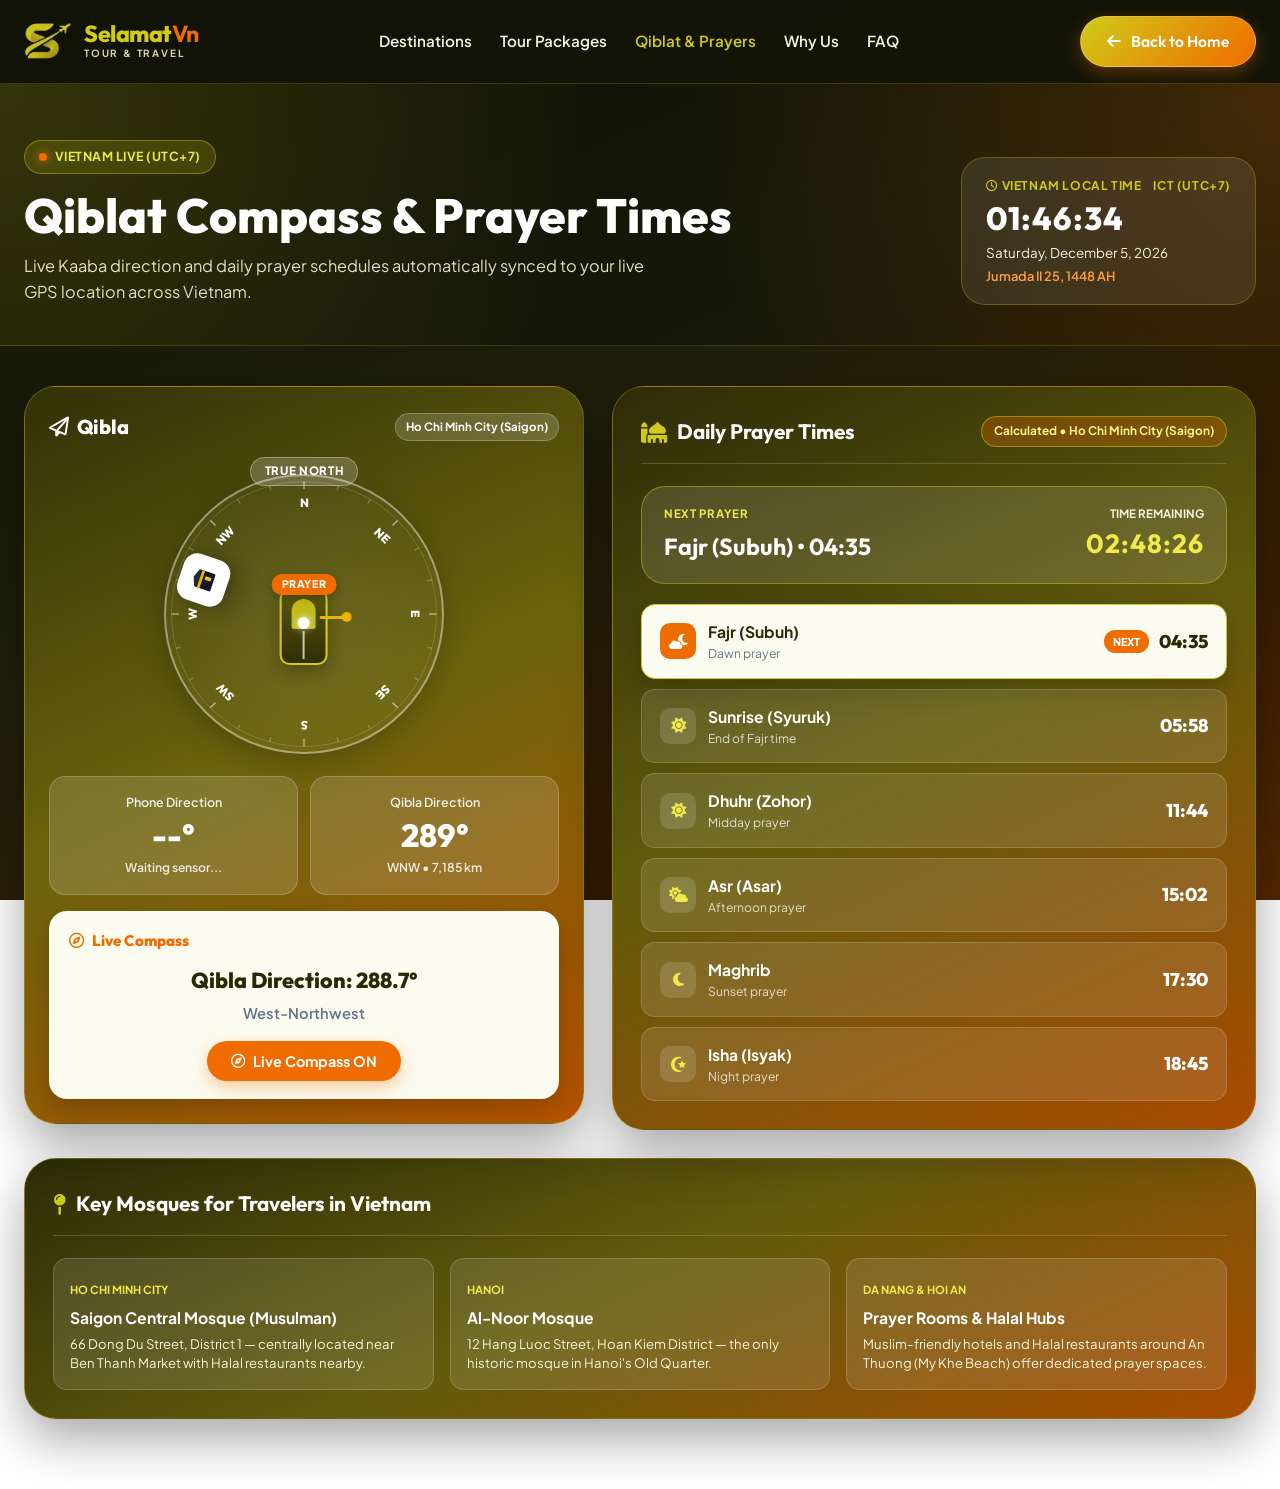
<file: qiblat.html>
<!DOCTYPE html>
<html lang="en">

<head>
  <meta charset="UTF-8">
  <meta name="viewport" content="width=device-width, initial-scale=1.0">
  <title>Vietnam Live Qiblat Compass & Prayer Times | SelamatVn Travel</title>
  <meta name="description"
    content="Live Qiblat compass direction and daily Muslim prayer times across Vietnam cities including Ho Chi Minh City, Hanoi, Da Nang, Phu Quoc, and Nha Trang.">

  <!-- Google Fonts -->
  <link rel="preconnect" href="https://fonts.googleapis.com">
  <link rel="preconnect" href="https://fonts.gstatic.com" crossorigin>
  <link
    href="https://fonts.googleapis.com/css2?family=Outfit:wght@400;500;600;700;800;900&family=Plus+Jakarta+Sans:wght@300;400;500;600;700&display=swap"
    rel="stylesheet">

  <!-- FontAwesome Icons -->
  <link rel="stylesheet" href="https://cdnjs.cloudflare.com/ajax/libs/font-awesome/6.5.1/css/all.min.css">

  <!-- Stylesheets -->
  <link rel="icon" type="image/png" href="assets/images/selamatvn-mark.png">
  <link rel="stylesheet" href="styles.css?v=8">
  <link rel="stylesheet" href="qiblat.css?v=7">
</head>

<body class="qiblat-page-body">

  <!-- NAVIGATION BAR -->
  <header class="navbar qiblat-navbar" id="mainHeader">
    <div class="nav-container">
      <a href="index.html" class="brand-logo" aria-label="SelamatVn Homepage">
        <div class="logo-icon-wrapper">
          <img src="assets/images/selamatvn-mark.png" alt="SelamatVn Logo" class="brand-logo-img">
        </div>
        <div class="brand-name">
          <span>Selamat<strong class="highlight-text">Vn</strong></span>
          <span class="brand-sub">TOUR & TRAVEL</span>
        </div>
      </a>

      <nav class="nav-links" id="navMenu">
        <a href="index.html#destinations" class="nav-link">Destinations</a>
        <a href="index.html#packages" class="nav-link">Tour Packages</a>
        <a href="qiblat.html" class="nav-link active-qiblat-link">Qiblat & Prayers</a>
        <a href="index.html#why-us" class="nav-link">Why Us</a>
        <a href="index.html#faq" class="nav-link">FAQ</a>
        <a href="index.html" class="btn btn-primary mobile-menu-cta"><i class="fa-solid fa-arrow-left"></i> Back to
          Home</a>
      </nav>

      <div class="nav-actions">
        <a href="index.html" class="btn btn-primary join-nav-btn">
          <i class="fa-solid fa-arrow-left"></i> Back to Home
        </a>

        <button class="mobile-toggle" id="mobileMenuBtn" aria-label="Toggle navigation menu">
          <span></span>
          <span></span>
          <span></span>
        </button>
      </div>
    </div>
  </header>
  <div class="nav-backdrop" id="navBackdrop"></div>

  <!-- HERO & LIVE VIETNAM CLOCK -->
  <section class="qiblat-hero">
    <div class="container">
      <div class="qiblat-hero-top">
        <div>
          <span class="qiblat-live-pill" id="liveLocationPill"><span class="live-dot"></span> Vietnam Live
            (UTC+7)</span>
          <h1>Qiblat Compass & Prayer Times</h1>
          <p class="qiblat-hero-sub">
            Live Kaaba direction and daily prayer schedules automatically synced to your live GPS location across
            Vietnam.
          </p>
        </div>

        <div class="vn-clock-card">
          <div class="vn-clock-label">
            <span id="liveClockTitle"><i class="fa-regular fa-clock"></i> Vietnam Local Time</span>
            <span id="liveClockTz">ICT (UTC+7)</span>
          </div>
          <div class="vn-clock-time" id="vnLiveClock">--:--:--</div>
          <div class="vn-clock-date" id="vnLiveDate">Loading date...</div>
          <div class="vn-clock-hijri" id="vnHijriDate"></div>
        </div>
      </div>
    </div>
  </section>

  <!-- MAIN LIVE DASHBOARD -->
  <main class="qiblat-main-section">
    <div class="container">
      <div class="qiblat-grid">
        <!-- LEFT CARD: LIVE QIBLAT COMPASS -->
        <section class="qiblat-card qiblat-compass-card" aria-labelledby="compassCardTitle">
          <div class="qibla-top-bar">
            <h2 id="compassCardTitle"><i class="fa-regular fa-paper-plane"></i> Qibla</h2>
            <span class="qibla-city-chip" id="qiblatCityLabel">Ho Chi Minh City (Saigon)</span>
          </div>

          <div class="compass-stage">
            <div class="qibla-status-pill" id="qiblaStatusPill">TRUE NORTH</div>

            <div class="compass-outer qibla-ring-outer" id="compassOuter">
              <div class="compass-dial-rotator" id="compassDialRotator">
                <svg class="compass-svg" id="compassSvg" viewBox="0 0 300 300" aria-hidden="true"></svg>
              </div>

              <!-- Rotating Kaaba Marker Layer -->
              <div class="qiblat-needle-layer" id="qiblatNeedleLayer">
                <div class="qiblat-pointer-wrap">
                  <div class="kaaba-square-badge" title="Qiblat / Kaaba Direction">
                    <svg viewBox="0 0 40 40" width="28" height="28" aria-hidden="true">
                      <rect x="7" y="10" width="26" height="24" rx="2" fill="#111827" />
                      <polygon points="7,10 20,5 33,10 20,15" fill="#1f2937" />
                      <rect x="7" y="14" width="26" height="4" fill="#eab308" />
                      <rect x="21" y="21" width="5" height="9" rx="0.8" fill="#fbbf24" />
                    </svg>
                  </div>
                </div>
              </div>

              <!-- Fixed Center Prayer Mat Indicator -->
              <div class="prayer-mat-center" aria-hidden="true">
                <span class="prayer-pill">PRAYER</span>
                <div class="prayer-mat-body">
                  <div class="prayer-mat-arch"></div>
                  <div class="prayer-mat-dot"></div>
                  <div class="prayer-mat-line"></div>
                </div>
                <div class="prayer-mat-arm"></div>
              </div>
            </div>

            <!-- Dual Direction Cards -->
            <div class="compass-dual-cards">
              <div class="compass-glass-card">
                <small>Phone Direction</small>
                <strong id="statPhoneDirection">--°</strong>
                <span id="statPhoneSub">Sensor off</span>
              </div>
              <div class="compass-glass-card">
                <small>Qibla Direction</small>
                <strong id="statQiblatBearing">289°</strong>
                <span id="statQiblatSub">WNW • 7,187 km</span>
              </div>
            </div>

            <!-- Cream Live Compass Panel -->
            <div class="live-compass-panel">
              <div class="live-compass-head">
                <i class="fa-regular fa-compass"></i>
                <span>Live Compass</span>
              </div>
              <h3 class="live-compass-angle" id="panelQiblaDeg">Qibla Direction: 288.7°</h3>
              <p class="live-compass-dir" id="panelQiblaCard">West-Northwest</p>
              <button type="button" class="live-compass-btn" id="toggleSensorBtn">
                <i class="fa-regular fa-compass"></i> Enable Live Compass
              </button>
            </div>
          </div>
        </section>

        <!-- RIGHT CARD: LIVE VIETNAM PRAYER TIMES -->
        <section class="qiblat-card" aria-labelledby="prayerCardTitle">
          <div class="qiblat-card-header">
            <h2 id="prayerCardTitle"><i class="fa-solid fa-mosque"></i> Daily Prayer Times</h2>
            <span class="sync-badge" id="prayerSyncBadge">Loading...</span>
          </div>

          <div class="next-prayer-banner">
            <div class="next-prayer-info">
              <small>Next Prayer</small>
              <h3 id="nextPrayerName">Loading...</h3>
            </div>
            <div class="next-prayer-countdown">
              <small>Time Remaining</small>
              <strong id="nextPrayerCountdown">--:--:--</strong>
            </div>
          </div>

          <div class="prayer-list" id="prayerList">
            <!-- Dynamically populated by qiblat.js -->
          </div>
        </section>
      </div>

      <!-- HELPFUL MOSQUE GUIDE FOR VIETNAM -->
      <section class="qiblat-card vn-mosques-card">
        <div class="qiblat-card-header">
          <h2><i class="fa-solid fa-map-pin"></i> Key Mosques for Travelers in Vietnam</h2>
        </div>

        <div class="mosques-grid">
          <div class="mosque-item">
            <span class="mosque-city-tag">Ho Chi Minh City</span>
            <h4>Saigon Central Mosque (Musulman)</h4>
            <p>66 Dong Du Street, District 1 — centrally located near Ben Thanh Market with Halal restaurants nearby.
            </p>
          </div>
          <div class="mosque-item">
            <span class="mosque-city-tag">Hanoi</span>
            <h4>Al-Noor Mosque</h4>
            <p>12 Hang Luoc Street, Hoan Kiem District — the only historic mosque in Hanoi's Old Quarter.</p>
          </div>
          <div class="mosque-item">
            <span class="mosque-city-tag">Da Nang & Hoi An</span>
            <h4>Prayer Rooms & Halal Hubs</h4>
            <p>Muslim-friendly hotels and Halal restaurants around An Thuong (My Khe Beach) offer dedicated prayer
              spaces.</p>
          </div>
        </div>
      </section>
    </div>
  </main>

  <script src="qiblat.js?v=6"></script>
</body>

</html>
</file>
<file: styles.css>
/* ========================================================
   WANDERLUXE VOYAGES - DESIGN SYSTEM & MASTER STYLESHEET
   Curated Vibrant Modern Travel Agency Design
   ======================================================== */

:root {
  /* Color Palette - SelamatVn Brand (#d0cb18 & #EF6C00) */
  --color-primary: #EF6C00;        /* Vibrant Brand Orange */
  --color-primary-light: #ff8f2b;
  --color-primary-dark: #c95800;
  --color-cyan: #d0cb18;           /* Signature Olive Gold */
  --color-cyan-glow: rgba(208, 203, 24, 0.35);

  --color-coral: #EF6C00;          /* Accent Orange */
  --color-coral-light: #ff8f2b;
  --color-orange: #EF6C00;
  --color-gold: #d0cb18;           /* Olive Gold */
  --color-olive-text: #8f8b0c;     /* Readable Olive on light bg */
  --color-emerald: #10b981;        /* Lush Emerald */
  --color-violet: #d0cb18;

  /* Dark surfaces & Luxury contrasts */
  --color-bg-dark: #0e1008;
  --color-card-dark: #16180d;
  --color-surface-dark: #222414;

  /* Light / Body backgrounds */
  --color-bg-body: #fcfcf7;
  --color-surface: #ffffff;
  --color-surface-alt: #f7f6ea;

  /* Typography Colors */
  --color-text-main: #0f172a;
  --color-text-muted: #64748b;
  --color-text-light: #94a3b8;
  --color-text-white: #ffffff;

  /* Gradients */
  --gradient-ocean: linear-gradient(135deg, #d0cb18 0%, #EF6C00 100%);
  --gradient-sunset: linear-gradient(135deg, #d0cb18 0%, #EF6C00 100%);
  --gradient-hero-overlay: linear-gradient(180deg, rgba(14, 16, 8, 0.45) 0%, rgba(14, 16, 8, 0.85) 100%);
  --gradient-card-overlay: linear-gradient(180deg, rgba(15, 23, 42, 0.05) 0%, rgba(15, 23, 42, 0.85) 100%);
  --gradient-gold: linear-gradient(135deg, #e2dd24 0%, #d0cb18 100%);

  /* Typography */
  --font-display: 'Outfit', -apple-system, BlinkMacSystemFont, sans-serif;
  --font-body: 'Plus Jakarta Sans', -apple-system, BlinkMacSystemFont, sans-serif;
  --font-serif: 'Playfair Display', Georgia, serif;

  /* Shadows */
  --shadow-sm: 0 2px 8px rgba(15, 23, 42, 0.06);
  --shadow-md: 0 8px 24px -4px rgba(15, 23, 42, 0.1);
  --shadow-lg: 0 20px 40px -10px rgba(15, 23, 42, 0.15);
  --shadow-glow: 0 10px 30px rgba(239, 108, 0, 0.3);
  --shadow-coral-glow: 0 10px 30px rgba(239, 108, 0, 0.35);

  /* Radius */
  --radius-sm: 8px;
  --radius-md: 14px;
  --radius-lg: 24px;
  --radius-xl: 32px;
  --radius-full: 9999px;

  /* Transitions */
  --transition-fast: 0.2s cubic-bezier(0.4, 0, 0.2, 1);
  --transition-normal: 0.3s cubic-bezier(0.4, 0, 0.2, 1);
  --transition-bounce: 0.45s cubic-bezier(0.34, 1.56, 0.64, 1);
}

/* ========================================================
   GLOBAL RESETS & BASE
   ======================================================== */
*, *::before, *::after {
  box-sizing: border-box;
  margin: 0;
  padding: 0;
}

html {
  scroll-behavior: smooth;
  font-size: 16px;
}

body {
  font-family: var(--font-body);
  background-color: var(--color-bg-body);
  color: var(--color-text-main);
  line-height: 1.6;
  overflow-x: hidden;
  -webkit-font-smoothing: antialiased;
}

img {
  max-width: 100%;
  height: auto;
  display: block;
}

a {
  text-decoration: none;
  color: inherit;
  transition: var(--transition-fast);
}

button, input, select, textarea {
  font-family: inherit;
  font-size: inherit;
}

button {
  cursor: pointer;
  border: none;
  background: none;
}

.container {
  width: 100%;
  max-width: 1280px;
  margin-left: auto;
  margin-right: auto;
  padding-left: 24px;
  padding-right: 24px;
}

.text-center { text-align: center; }
.text-gold { color: var(--color-gold); }
.text-cyan { color: var(--color-cyan); }
.text-coral { color: var(--color-coral); }
.text-green { color: var(--color-emerald); }
.text-google { color: #ea4335; }
.text-white { color: #ffffff; }

/* ========================================================
   TYPOGRAPHY & SECTION HEADINGS
   ======================================================== */
.sub-heading {
  display: inline-flex;
  align-items: center;
  gap: 8px;
  font-family: var(--font-display);
  font-size: 0.875rem;
  font-weight: 700;
  letter-spacing: 1.5px;
  text-transform: uppercase;
  color: var(--color-primary);
  background: rgba(208, 203, 24, 0.16);
  padding: 6px 16px;
  border-radius: var(--radius-full);
  margin-bottom: 14px;
  border: 1px solid rgba(208, 203, 24, 0.4);
}

.main-heading {
  font-family: var(--font-display);
  font-size: 2.5rem;
  font-weight: 800;
  color: var(--color-text-main);
  line-height: 1.2;
  margin-bottom: 16px;
  letter-spacing: -0.5px;
}

.section-desc {
  font-size: 1.125rem;
  color: var(--color-text-muted);
  max-width: 680px;
  margin-left: auto;
  margin-right: auto;
  margin-bottom: 48px;
}

.gradient-text {
  background: var(--gradient-sunset);
  -webkit-background-clip: text;
  -webkit-text-fill-color: transparent;
  display: inline-block;
}

/* ========================================================
   BUTTONS & BADGES
   ======================================================== */
.btn {
  display: inline-flex;
  align-items: center;
  justify-content: center;
  gap: 10px;
  padding: 12px 26px;
  font-family: var(--font-display);
  font-size: 0.975rem;
  font-weight: 600;
  border-radius: var(--radius-full);
  transition: all var(--transition-normal);
  white-space: nowrap;
}

.btn-primary {
  background: var(--color-primary);
  color: #ffffff;
  box-shadow: 0 4px 14px rgba(239, 108, 0, 0.35);
}

.btn-primary:hover {
  background: var(--color-primary-dark);
  transform: translateY(-2px);
  box-shadow: 0 8px 22px rgba(239, 108, 0, 0.45);
}

.btn-gradient {
  background: var(--gradient-sunset);
  color: #ffffff;
  box-shadow: var(--shadow-coral-glow);
}

.btn-gradient:hover {
  transform: translateY(-2px) scale(1.02);
  box-shadow: 0 14px 28px rgba(239, 108, 0, 0.45);
}

.btn-outline {
  border: 2px solid #e2e8f0;
  color: var(--color-text-main);
  background: #ffffff;
}

.btn-outline:hover {
  border-color: var(--color-primary);
  color: var(--color-primary);
  background: rgba(239, 108, 0, 0.05);
}

.btn-block {
  width: 100%;
}

.btn-lg {
  padding: 16px 32px;
  font-size: 1.1rem;
}

/* ========================================================
   TOP PROMO BANNER
   ======================================================== */
.top-banner {
  background: linear-gradient(90deg, #1f1e07 0%, #17150a 50%, #431f00 100%);
  color: #ffffff;
  padding: 10px 20px;
  font-size: 0.875rem;
  position: relative;
  z-index: 100;
  border-bottom: 1px solid rgba(208, 203, 24, 0.2);
}

.banner-container {
  max-width: 1280px;
  margin: 0 auto;
  display: flex;
  align-items: center;
  justify-content: space-between;
  gap: 16px;
  flex-wrap: wrap;
}

.banner-tag {
  background: var(--color-coral);
  color: #fff;
  font-size: 0.72rem;
  font-weight: 800;
  text-transform: uppercase;
  padding: 3px 10px;
  border-radius: var(--radius-full);
  display: inline-flex;
  align-items: center;
  gap: 5px;
  letter-spacing: 0.5px;
}

.banner-text {
  display: flex;
  align-items: center;
  gap: 12px;
  flex-wrap: wrap;
}

.countdown-wrap {
  display: inline-flex;
  align-items: center;
  gap: 6px;
}

.timer-box {
  background: rgba(255, 255, 255, 0.15);
  padding: 2px 8px;
  border-radius: 6px;
  font-family: monospace;
  font-weight: 700;
  color: #fef08a;
}

.banner-actions {
  display: flex;
  align-items: center;
  gap: 12px;
}

.banner-cta {
  background: #ffffff;
  color: #0f172a;
  font-weight: 700;
  font-size: 0.8rem;
  padding: 4px 14px;
  border-radius: var(--radius-full);
  transition: var(--transition-fast);
}

.banner-cta:hover {
  background: #fef08a;
  transform: scale(1.05);
}

.banner-close {
  color: rgba(255, 255, 255, 0.7);
  font-size: 1rem;
}
.banner-close:hover { color: #fff; }

/* ========================================================
   NAVIGATION BAR
   ======================================================== */
.navbar {
  position: sticky;
  top: 0;
  left: 0;
  width: 100%;
  background: rgba(255, 255, 255, 0.92);
  backdrop-filter: blur(16px);
  -webkit-backdrop-filter: blur(16px);
  border-bottom: 1px solid rgba(226, 232, 240, 0.8);
  z-index: 99;
  transition: all var(--transition-normal);
}

.nav-container {
  max-width: 1280px;
  margin: 0 auto;
  padding: 16px 24px;
  display: flex;
  align-items: center;
  justify-content: space-between;
}

.brand-logo {
  display: flex;
  align-items: center;
  gap: 12px;
}

.logo-icon-wrapper {
  width: 48px;
  height: 48px;
  background: transparent;
  border-radius: 10px;
  display: flex;
  align-items: center;
  justify-content: center;
  flex-shrink: 0;
  transition: var(--transition-bounce);
}

.brand-logo-img {
  width: 100%;
  height: 100%;
  object-fit: contain;
}

.brand-logo:hover .logo-icon-wrapper {
  transform: scale(1.08);
}

.brand-name {
  display: flex;
  flex-direction: column;
}

.brand-name span:first-child {
  font-family: var(--font-display);
  font-size: 1.45rem;
  font-weight: 800;
  color: var(--color-olive-text);
  letter-spacing: -0.5px;
  line-height: 1.1;
}

.highlight-text {
  color: #EF6C00;
}

.brand-sub {
  font-size: 0.62rem;
  font-weight: 700;
  letter-spacing: 1.8px;
  color: var(--color-text-muted);
}

.nav-links {
  display: flex;
  align-items: center;
  gap: 28px;
}

.nav-link {
  font-size: 0.95rem;
  font-weight: 600;
  color: var(--color-text-main);
  position: relative;
  padding: 6px 0;
}

.nav-link:hover {
  color: var(--color-primary);
}

.nav-link::after {
  content: '';
  position: absolute;
  bottom: 0;
  left: 0;
  width: 0%;
  height: 2px;
  background: var(--gradient-sunset);
  transition: var(--transition-fast);
  border-radius: 2px;
}

.nav-link:hover::after {
  width: 100%;
}

.hot-badge {
  font-size: 0.65rem;
  background: var(--color-coral);
  color: #ffffff;
  padding: 2px 6px;
  border-radius: var(--radius-full);
  margin-left: 4px;
  font-weight: 800;
  vertical-align: middle;
}

.nav-actions {
  display: flex;
  align-items: center;
  gap: 16px;
}

.currency-dropdown {
  position: relative;
}

.currency-btn {
  display: flex;
  align-items: center;
  gap: 6px;
  font-size: 0.85rem;
  font-weight: 600;
  color: var(--color-text-muted);
  background: var(--color-surface-alt);
  padding: 8px 14px;
  border-radius: var(--radius-full);
  border: 1px solid #e2e8f0;
  transition: var(--transition-fast);
}

.currency-btn:hover {
  color: var(--color-text-main);
  border-color: #cbd5e1;
}

.currency-menu {
  position: absolute;
  top: 110%;
  right: 0;
  background: #ffffff;
  border: 1px solid #e2e8f0;
  border-radius: var(--radius-md);
  box-shadow: var(--shadow-lg);
  padding: 6px;
  min-width: 120px;
  display: none;
  flex-direction: column;
  z-index: 101;
}

.currency-menu.active {
  display: flex;
}

.currency-opt {
  text-align: left;
  padding: 8px 12px;
  font-size: 0.85rem;
  font-weight: 600;
  border-radius: var(--radius-sm);
  color: var(--color-text-main);
  transition: var(--transition-fast);
}

.currency-opt:hover, .currency-opt.active {
  background: rgba(239, 108, 0, 0.1);
  color: var(--color-primary);
}

.mobile-toggle {
  display: none;
  flex-direction: column;
  gap: 5px;
  width: 32px;
  height: 32px;
  justify-content: center;
  align-items: center;
}

.mobile-toggle span {
  display: block;
  width: 22px;
  height: 2.5px;
  background: var(--color-text-main);
  border-radius: 2px;
  transition: var(--transition-fast);
}

/* ========================================================
   HERO SECTION
   ======================================================== */
.hero-section {
  position: relative;
  min-height: 88vh;
  display: flex;
  flex-direction: column;
  justify-content: space-between;
  padding: 70px 0 100px;
  overflow: hidden;
}

.hero-bg-overlay {
  position: absolute;
  inset: 0;
  background: linear-gradient(180deg, rgba(9, 14, 23, 0.6) 0%, rgba(9, 14, 23, 0.75) 50%, rgba(9, 14, 23, 0.95) 100%);
  z-index: 1;
}

.hero-bg-img {
  position: absolute;
  inset: 0;
  width: 100%;
  height: 100%;
  object-fit: cover;
  object-position: center 35%;
  z-index: 0;
  transform: scale(1.03);
  animation: heroZoom 24s infinite alternate ease-in-out;
}

@keyframes heroZoom {
  0% { transform: scale(1.0); }
  100% { transform: scale(1.08); }
}

.hero-container {
  max-width: 1280px;
  margin: 0 auto;
  padding: 0 24px;
  position: relative;
  z-index: 2;
  width: 100%;
  display: grid;
  grid-template-columns: 1.2fr 0.8fr;
  gap: 40px;
  align-items: center;
}

.hero-content {
  color: #ffffff;
}

.hero-pill-badge {
  display: inline-flex;
  align-items: center;
  gap: 10px;
  background: rgba(255, 255, 255, 0.14);
  backdrop-filter: blur(12px);
  -webkit-backdrop-filter: blur(12px);
  border: 1px solid rgba(255, 255, 255, 0.25);
  padding: 8px 18px;
  border-radius: var(--radius-full);
  font-size: 0.875rem;
  font-weight: 600;
  margin-bottom: 22px;
}

.live-dot {
  width: 9px;
  height: 9px;
  background: #22c55e;
  border-radius: 50%;
  box-shadow: 0 0 10px #22c55e;
  animation: pulseDot 2s infinite;
}

.live-dot-green {
  display: inline-block;
  width: 8px;
  height: 8px;
  background: #22c55e;
  border-radius: 50%;
  margin-right: 4px;
}

@keyframes pulseDot {
  0%, 100% { opacity: 1; transform: scale(1); }
  50% { opacity: 0.4; transform: scale(0.85); }
}

.hero-title {
  font-family: var(--font-display);
  font-size: 3.75rem;
  font-weight: 900;
  line-height: 1.08;
  letter-spacing: -1px;
  margin-bottom: 24px;
}

.hero-subtitle {
  font-size: 1.2rem;
  line-height: 1.65;
  color: rgba(255, 255, 255, 0.88);
  max-width: 580px;
  margin-bottom: 32px;
}

.hero-trust-list {
  display: flex;
  align-items: center;
  gap: 24px;
  flex-wrap: wrap;
}

.trust-badge {
  display: flex;
  align-items: center;
  gap: 8px;
  font-size: 0.9rem;
  font-weight: 600;
  color: rgba(255, 255, 255, 0.95);
  background: rgba(255, 255, 255, 0.08);
  padding: 8px 14px;
  border-radius: var(--radius-full);
  border: 1px solid rgba(255, 255, 255, 0.12);
}

.trust-badge i {
  color: var(--color-cyan-glow);
}

/* Floating Badges */
.hero-floating-elements {
  position: relative;
  height: 380px;
  display: flex;
  align-items: center;
  justify-content: center;
}

.glass-float-card {
  position: absolute;
  background: rgba(15, 23, 42, 0.65);
  backdrop-filter: blur(16px);
  -webkit-backdrop-filter: blur(16px);
  border: 1px solid rgba(255, 255, 255, 0.2);
  border-radius: var(--radius-lg);
  padding: 16px 22px;
  display: flex;
  align-items: center;
  gap: 16px;
  box-shadow: 0 20px 40px rgba(0, 0, 0, 0.4);
  color: #ffffff;
  animation: floatAnim 4s ease-in-out infinite alternate;
}

.card-top-right {
  top: 15%;
  right: 5%;
}

.card-bottom-left {
  bottom: 12%;
  left: 2%;
  animation-delay: -2s;
}

@keyframes floatAnim {
  0% { transform: translateY(0); }
  100% { transform: translateY(-14px); }
}

.float-icon-box {
  width: 48px;
  height: 48px;
  border-radius: 14px;
  display: flex;
  align-items: center;
  justify-content: center;
  font-size: 1.3rem;
  color: #fff;
}

.coral-gradient {
  background: var(--gradient-sunset);
}

.float-title {
  font-family: var(--font-display);
  font-weight: 700;
  font-size: 1rem;
}

.float-meta {
  font-size: 0.82rem;
  color: #e2e8f0;
}

.float-avatar {
  width: 52px;
  height: 52px;
  border-radius: 50%;
  object-fit: cover;
  border: 2px solid var(--color-gold);
}

/* SEARCH WIDGET */
.search-widget-container {
  max-width: 1140px;
  margin: 40px auto 0;
  padding: 0 24px;
  position: relative;
  z-index: 10;
  width: 100%;
}

.search-widget {
  background: #ffffff;
  border-radius: var(--radius-xl);
  padding: 16px 22px;
  display: flex;
  align-items: center;
  gap: 16px;
  box-shadow: 0 25px 60px rgba(0, 0, 0, 0.25);
  border: 1px solid rgba(255, 255, 255, 0.8);
}

.widget-field {
  flex: 1;
  display: flex;
  flex-direction: column;
  gap: 4px;
}

.widget-field label {
  font-size: 0.75rem;
  font-weight: 700;
  text-transform: uppercase;
  letter-spacing: 0.8px;
  color: var(--color-primary);
  display: flex;
  align-items: center;
  gap: 6px;
}

.widget-field select {
  border: none;
  outline: none;
  background: transparent;
  font-weight: 700;
  font-size: 0.95rem;
  color: var(--color-text-main);
  cursor: pointer;
  padding: 4px 0;
}

.widget-divider {
  width: 1px;
  height: 40px;
  background: #e2e8f0;
}

.widget-submit-btn {
  padding: 16px 30px;
  font-size: 1.05rem;
  white-space: nowrap;
}

/* ========================================================
   LIVE STATS STRIP
   ======================================================== */
.stats-strip {
  background: #ffffff;
  border-bottom: 1px solid #e2e8f0;
  padding: 36px 0;
}

.stats-grid {
  display: flex;
  align-items: center;
  justify-content: space-around;
  flex-wrap: wrap;
  gap: 24px;
}

.stat-item {
  text-align: center;
}

.stat-number {
  font-family: var(--font-display);
  font-size: 2.3rem;
  font-weight: 900;
  color: var(--color-text-main);
  background: var(--gradient-ocean);
  -webkit-background-clip: text;
  -webkit-text-fill-color: transparent;
  line-height: 1.1;
  margin-bottom: 4px;
}

.stat-label {
  font-size: 0.9rem;
  font-weight: 600;
  color: var(--color-text-muted);
}

.stat-divider {
  width: 1px;
  height: 48px;
  background: #e2e8f0;
}

/* ========================================================
   DESTINATIONS SHOWCASE
   ======================================================== */
.destinations-section {
  padding: 90px 0;
  background: #ffffff;
}

.destinations-grid {
  display: grid;
  grid-template-columns: repeat(3, 1fr);
  grid-auto-rows: 290px;
  gap: 24px;
}

.destination-card {
  position: relative;
  border-radius: var(--radius-lg);
  overflow: hidden;
  cursor: pointer;
  box-shadow: var(--shadow-md);
  transition: all var(--transition-normal);
}

.destination-card.large-card {
  grid-column: span 2;
}

.destination-card img {
  width: 100%;
  height: 100%;
  object-fit: cover;
  transition: transform 0.8s cubic-bezier(0.2, 0.8, 0.2, 1);
}

.destination-card:hover img {
  transform: scale(1.08);
}

.destination-overlay {
  position: absolute;
  inset: 0;
  background: linear-gradient(180deg, rgba(15, 23, 42, 0.15) 0%, rgba(15, 23, 42, 0.4) 40%, rgba(15, 23, 42, 0.9) 100%);
  padding: 22px;
  display: flex;
  flex-direction: column;
  justify-content: space-between;
  color: #ffffff;
  transition: background var(--transition-normal);
}

.destination-card:hover .destination-overlay {
  background: linear-gradient(180deg, rgba(15, 23, 42, 0.25) 0%, rgba(15, 23, 42, 0.5) 40%, rgba(15, 23, 42, 0.95) 100%);
}

.destination-top {
  display: flex;
  justify-content: space-between;
  align-items: center;
  gap: 8px;
}

.tag-pill {
  font-size: 0.75rem;
  font-weight: 700;
  padding: 5px 12px;
  border-radius: var(--radius-full);
  backdrop-filter: blur(8px);
}

.tag-tropical { background: rgba(6, 182, 212, 0.85); color: #fff; }
.tag-luxury { background: rgba(244, 63, 94, 0.85); color: #fff; }
.tag-adventure { background: rgba(16, 185, 129, 0.85); color: #fff; }
.tag-culture { background: rgba(139, 92, 246, 0.85); color: #fff; }
.tag-safari { background: rgba(245, 158, 11, 0.9); color: #fff; }
.tag-romantic { background: rgba(236, 72, 153, 0.85); color: #fff; }
.tag-sale { background: rgba(255, 255, 255, 0.25); color: #fff; border: 1px solid rgba(255, 255, 255, 0.3); }

.destination-bottom h3 {
  font-family: var(--font-display);
  font-size: 1.45rem;
  font-weight: 800;
  margin-bottom: 4px;
}

.destination-bottom p {
  font-size: 0.85rem;
  color: rgba(255, 255, 255, 0.82);
  margin-bottom: 12px;
}

.destination-cta {
  display: flex;
  align-items: center;
  justify-content: space-between;
  font-size: 0.9rem;
  padding-top: 10px;
  border-top: 1px solid rgba(255, 255, 255, 0.2);
}

.destination-cta strong {
  font-size: 1.15rem;
  color: #fef08a;
}

.destination-cta i {
  transition: transform var(--transition-fast);
}

.destination-card:hover .destination-cta i {
  transform: translateX(6px);
}

/* ========================================================
   PACKAGES SECTION & FILTERS
   ======================================================== */
.packages-section {
  padding: 90px 0;
  background: var(--color-bg-body);
}

.package-filters-bar {
  display: flex;
  align-items: center;
  justify-content: space-between;
  gap: 20px;
  flex-wrap: wrap;
  margin-bottom: 40px;
  background: #ffffff;
  padding: 12px 18px;
  border-radius: var(--radius-full);
  box-shadow: var(--shadow-sm);
  border: 1px solid #e2e8f0;
}

.filter-tabs {
  display: flex;
  align-items: center;
  gap: 8px;
  flex-wrap: wrap;
}

.filter-tab {
  font-size: 0.875rem;
  font-weight: 700;
  color: var(--color-text-muted);
  padding: 8px 18px;
  border-radius: var(--radius-full);
  display: inline-flex;
  align-items: center;
  gap: 8px;
  transition: all var(--transition-fast);
}

.filter-tab:hover {
  color: var(--color-primary);
  background: rgba(239, 108, 0, 0.08);
}

.filter-tab.active {
  background: var(--color-text-main);
  color: #ffffff;
}

.package-search-box {
  display: flex;
  align-items: center;
  gap: 10px;
  background: var(--color-surface-alt);
  padding: 8px 16px;
  border-radius: var(--radius-full);
  min-width: 260px;
}

.package-search-box i {
  color: var(--color-text-light);
}

.package-search-box input {
  border: none;
  background: transparent;
  outline: none;
  font-size: 0.875rem;
  width: 100%;
}

/* PACKAGES GRID & CARDS */
.packages-grid {
  display: grid;
  grid-template-columns: repeat(auto-fill, minmax(360px, 1fr));
  gap: 32px;
  margin-bottom: 50px;
}

.package-card {
  background: #ffffff;
  border-radius: var(--radius-lg);
  overflow: hidden;
  box-shadow: var(--shadow-md);
  border: 1px solid #e2e8f0;
  display: flex;
  flex-direction: column;
  transition: all var(--transition-bounce);
  position: relative;
}

.package-card:hover {
  transform: translateY(-8px);
  box-shadow: var(--shadow-lg);
  border-color: #cbd5e1;
}

.package-card-media {
  position: relative;
  height: 240px;
  overflow: hidden;
}

.package-card-media img {
  width: 100%;
  height: 100%;
  object-fit: cover;
  transition: transform 0.6s ease;
}

.package-card:hover .package-card-media img {
  transform: scale(1.07);
}

.card-badge-tag {
  position: absolute;
  top: 14px;
  left: 14px;
  background: var(--gradient-sunset);
  color: #ffffff;
  font-size: 0.75rem;
  font-weight: 800;
  text-transform: uppercase;
  padding: 4px 12px;
  border-radius: var(--radius-full);
  box-shadow: 0 4px 10px rgba(0, 0, 0, 0.25);
}

.card-duration-badge {
  position: absolute;
  bottom: 14px;
  left: 14px;
  background: rgba(15, 23, 42, 0.85);
  backdrop-filter: blur(8px);
  color: #ffffff;
  font-size: 0.78rem;
  font-weight: 600;
  padding: 4px 10px;
  border-radius: var(--radius-sm);
  display: flex;
  align-items: center;
  gap: 6px;
}

.card-rating-badge {
  position: absolute;
  bottom: 14px;
  right: 14px;
  background: rgba(15, 23, 42, 0.85);
  backdrop-filter: blur(8px);
  color: #ffffff;
  font-size: 0.78rem;
  font-weight: 700;
  padding: 4px 10px;
  border-radius: var(--radius-sm);
  display: flex;
  align-items: center;
  gap: 4px;
}

.card-rating-badge i {
  color: var(--color-gold);
}

.package-card-body {
  padding: 24px;
  display: flex;
  flex-direction: column;
  flex: 1;
}

.package-location {
  display: inline-flex;
  align-items: center;
  gap: 6px;
  font-size: 0.82rem;
  font-weight: 700;
  color: var(--color-primary);
  margin-bottom: 8px;
  text-transform: uppercase;
  letter-spacing: 0.6px;
}

.package-title {
  font-family: var(--font-display);
  font-size: 1.35rem;
  font-weight: 800;
  line-height: 1.25;
  color: var(--color-text-main);
  margin-bottom: 10px;
}

.package-summary {
  font-size: 0.9rem;
  color: var(--color-text-muted);
  line-height: 1.5;
  margin-bottom: 16px;
  display: -webkit-box;
  -webkit-line-clamp: 2;
  -webkit-box-orient: vertical;
  overflow: hidden;
}

.package-features {
  display: flex;
  flex-direction: column;
  gap: 7px;
  margin-bottom: 20px;
  padding: 12px 14px;
  background: var(--color-surface-alt);
  border-radius: var(--radius-sm);
}

.feature-pill {
  font-size: 0.82rem;
  color: var(--color-text-main);
  display: flex;
  align-items: center;
  gap: 8px;
}

.feature-pill i {
  color: var(--color-emerald);
  font-size: 0.9rem;
}

.package-card-footer {
  margin-top: auto;
  padding-top: 18px;
  border-top: 1px solid #f1f5f9;
  display: flex;
  align-items: center;
  justify-content: space-between;
  gap: 12px;
}

.package-price-info {
  display: flex;
  flex-direction: column;
}

.original-price {
  font-size: 0.82rem;
  color: var(--color-text-light);
  text-decoration: line-through;
}

.current-price {
  font-family: var(--font-display);
  font-size: 1.5rem;
  font-weight: 800;
  color: var(--color-text-main);
  line-height: 1;
}

.current-price-sub {
  font-size: 0.72rem;
  color: var(--color-text-muted);
}

.card-action-btns {
  display: flex;
  align-items: center;
  gap: 8px;
}

.btn-itinerary {
  width: 38px;
  height: 38px;
  border-radius: 50%;
  border: 1px solid #cbd5e1;
  display: flex;
  align-items: center;
  justify-content: center;
  color: var(--color-text-muted);
  transition: var(--transition-fast);
}

.btn-itinerary:hover {
  background: var(--color-surface-alt);
  color: var(--color-text-main);
  border-color: var(--color-primary);
}

.btn-join {
  background: var(--gradient-sunset);
  color: #ffffff;
  padding: 10px 20px;
  font-size: 0.9rem;
  font-weight: 700;
  border-radius: var(--radius-full);
  box-shadow: 0 4px 14px rgba(239, 108, 0, 0.35);
  transition: all var(--transition-fast);
}

.btn-join:hover {
  transform: translateY(-2px);
  box-shadow: 0 6px 18px rgba(239, 108, 0, 0.45);
}

/* GUARANTEE CARD STRIP */
.booking-guarantee-card {
  background: #ffffff;
  border-radius: var(--radius-lg);
  padding: 32px 40px;
  box-shadow: var(--shadow-sm);
  border: 1px solid #e2e8f0;
  display: grid;
  grid-template-columns: repeat(3, 1fr);
  gap: 32px;
}

.guarantee-col {
  display: flex;
  align-items: flex-start;
  gap: 16px;
}

.icon-circle {
  width: 50px;
  height: 50px;
  border-radius: 14px;
  display: flex;
  align-items: center;
  justify-content: center;
  font-size: 1.25rem;
  flex-shrink: 0;
}

.cyan-glow { background: rgba(208, 203, 24, 0.16); color: var(--color-olive-text); }
.purple-glow { background: rgba(239, 108, 0, 0.12); color: #EF6C00; }
.gold-glow { background: rgba(208, 203, 24, 0.18); color: var(--color-olive-text); }

.guarantee-col h4 {
  font-family: var(--font-display);
  font-size: 1.05rem;
  font-weight: 700;
  margin-bottom: 4px;
}

.guarantee-col p {
  font-size: 0.85rem;
  color: var(--color-text-muted);
  line-height: 1.45;
}

/* ========================================================
   CUSTOM TRIP BUILDER & ESTIMATOR
   ======================================================== */
.custom-trip-section {
  padding: 90px 0;
  background: linear-gradient(155deg, #121407 0%, #1c1f0b 55%, #331902 100%);
  color: #ffffff;
  position: relative;
  overflow: hidden;
}

.custom-trip-section .sub-heading {
  color: #d0cb18;
  background: rgba(208, 203, 24, 0.15);
  border-color: rgba(208, 203, 24, 0.35);
}

.custom-trip-wrapper {
  display: grid;
  grid-template-columns: 1fr;
  max-width: 760px;
  margin: 0 auto;
  align-items: center;
}

.qiblat-cta-wrap {
  margin-top: 32px;
}

.custom-trip-intro .main-heading {
  color: #ffffff;
}

.custom-trip-intro p {
  color: #cbd5e1;
  font-size: 1.1rem;
  margin-bottom: 36px;
}

.interactive-steps-summary {
  display: flex;
  flex-direction: column;
  gap: 20px;
}

.step-bullet {
  display: flex;
  align-items: flex-start;
  gap: 16px;
}

.step-bullet .num {
  width: 36px;
  height: 36px;
  border-radius: 50%;
  background: var(--gradient-sunset);
  color: #ffffff;
  display: flex;
  align-items: center;
  justify-content: center;
  font-weight: 800;
  font-size: 1rem;
  flex-shrink: 0;
}

.step-bullet strong {
  display: block;
  font-size: 1rem;
  color: #ffffff;
  margin-bottom: 2px;
}

.step-bullet span {
  font-size: 0.875rem;
  color: #94a3b8;
}

.custom-calculator-card {
  background: rgba(30, 41, 59, 0.7);
  backdrop-filter: blur(20px);
  -webkit-backdrop-filter: blur(20px);
  border: 1px solid rgba(255, 255, 255, 0.15);
  border-radius: var(--radius-xl);
  padding: 36px;
  box-shadow: 0 25px 60px rgba(0, 0, 0, 0.5);
}

.calc-header {
  display: flex;
  align-items: center;
  justify-content: space-between;
  margin-bottom: 24px;
  padding-bottom: 16px;
  border-bottom: 1px solid rgba(255, 255, 255, 0.1);
}

.calc-header h3 {
  font-family: var(--font-display);
  font-size: 1.35rem;
  font-weight: 700;
}

.calc-badge {
  font-size: 0.75rem;
  font-weight: 700;
  background: rgba(16, 185, 129, 0.2);
  color: #34d399;
  border: 1px solid rgba(16, 185, 129, 0.3);
  padding: 4px 10px;
  border-radius: var(--radius-full);
}

.calc-field {
  margin-bottom: 20px;
}

.calc-field label {
  display: block;
  font-size: 0.85rem;
  font-weight: 700;
  text-transform: uppercase;
  letter-spacing: 0.6px;
  color: #94a3b8;
  margin-bottom: 8px;
}

.calc-field select {
  width: 100%;
  padding: 12px 16px;
  background: rgba(15, 23, 42, 0.8);
  border: 1px solid rgba(255, 255, 255, 0.2);
  border-radius: var(--radius-md);
  color: #ffffff;
  font-weight: 600;
  font-size: 0.95rem;
  outline: none;
}

.calc-field select option {
  background: #0f172a;
  color: #ffffff;
}

.tier-selector {
  display: grid;
  grid-template-columns: repeat(3, 1fr);
  gap: 10px;
}

.tier-opt input {
  display: none;
}

.tier-box {
  display: flex;
  flex-direction: column;
  padding: 12px 10px;
  background: rgba(15, 23, 42, 0.6);
  border: 1px solid rgba(255, 255, 255, 0.15);
  border-radius: var(--radius-md);
  text-align: center;
  cursor: pointer;
  transition: all var(--transition-fast);
}

.tier-box strong {
  font-size: 0.85rem;
  color: #ffffff;
}

.tier-box small {
  font-size: 0.72rem;
  color: #94a3b8;
  margin-top: 4px;
}

.tier-opt input:checked + .tier-box {
  background: rgba(2, 132, 199, 0.2);
  border-color: var(--color-cyan);
  box-shadow: 0 0 15px rgba(6, 182, 212, 0.3);
}

.addons-grid {
  display: grid;
  grid-template-columns: repeat(2, 1fr);
  gap: 12px;
}

.addon-checkbox {
  display: flex;
  align-items: center;
  gap: 10px;
  background: rgba(15, 23, 42, 0.6);
  padding: 10px 14px;
  border-radius: var(--radius-md);
  border: 1px solid rgba(255, 255, 255, 0.1);
  cursor: pointer;
  transition: var(--transition-fast);
}

.addon-checkbox:hover {
  background: rgba(15, 23, 42, 0.9);
  border-color: rgba(255, 255, 255, 0.25);
}

.addon-checkbox input {
  display: none;
}

.checkbox-custom {
  width: 20px;
  height: 20px;
  border-radius: 6px;
  border: 2px solid #64748b;
  display: flex;
  align-items: center;
  justify-content: center;
  flex-shrink: 0;
  transition: var(--transition-fast);
}

.addon-checkbox input:checked + .checkbox-custom {
  background: var(--color-cyan);
  border-color: var(--color-cyan);
}

.addon-checkbox input:checked + .checkbox-custom::after {
  content: '✓';
  color: #0f172a;
  font-weight: 900;
  font-size: 0.8rem;
}

.addon-info {
  display: flex;
  flex-direction: column;
}

.addon-name {
  font-size: 0.8rem;
  font-weight: 600;
  color: #ffffff;
}

.addon-price {
  font-size: 0.72rem;
  color: var(--color-cyan);
  font-weight: 700;
}

.calc-row {
  display: flex;
  align-items: center;
  justify-content: space-between;
  gap: 20px;
}

.counter-input {
  display: flex;
  align-items: center;
  gap: 12px;
  background: rgba(15, 23, 42, 0.8);
  padding: 6px 14px;
  border-radius: var(--radius-full);
  border: 1px solid rgba(255, 255, 255, 0.2);
  width: fit-content;
}

.counter-btn {
  width: 28px;
  height: 28px;
  border-radius: 50%;
  background: rgba(255, 255, 255, 0.15);
  color: #fff;
  display: flex;
  align-items: center;
  justify-content: center;
  font-size: 0.8rem;
  transition: var(--transition-fast);
}

.counter-btn:hover {
  background: var(--color-cyan);
  color: #0f172a;
}

.counter-value {
  font-weight: 800;
  font-size: 1.1rem;
  min-width: 24px;
  text-align: center;
}

#bookingModal .counter-input {
  background: #f1f5f9;
  border: 1.5px solid #e2e8f0;
  padding: 6px 10px;
  gap: 16px;
  box-shadow: inset 0 1px 2px rgba(15, 23, 42, 0.04);
}

#bookingModal .counter-btn {
  width: 32px;
  height: 32px;
  background: #ffffff;
  color: var(--color-text-main);
  border: 1px solid #cbd5e1;
  box-shadow: 0 1px 3px rgba(15, 23, 42, 0.08);
}

#bookingModal .counter-btn:hover {
  background: var(--color-primary);
  border-color: var(--color-primary);
  color: #ffffff;
  transform: translateY(-1px);
}

#bookingModal .counter-value {
  color: var(--color-text-main);
  font-weight: 700;
  font-size: 1rem;
}

.discount-badge-box {
  display: flex;
  flex-direction: column;
  align-items: flex-end;
}

.save-tag {
  background: rgba(244, 63, 94, 0.25);
  color: #fb7185;
  border: 1px solid rgba(244, 63, 94, 0.4);
  font-size: 0.78rem;
  font-weight: 800;
  padding: 4px 10px;
  border-radius: var(--radius-full);
}

.discount-badge-box small {
  font-size: 0.72rem;
  color: #94a3b8;
  margin-top: 2px;
}

.calc-total-box {
  background: rgba(15, 23, 42, 0.95);
  border: 1px solid rgba(255, 255, 255, 0.15);
  border-radius: var(--radius-md);
  padding: 18px 24px;
  margin: 24px 0 20px;
  display: flex;
  align-items: center;
  justify-content: space-between;
}

.price-label {
  font-size: 0.85rem;
  color: #94a3b8;
  display: block;
}

.original-strike {
  font-size: 0.9rem;
  color: #64748b;
  text-decoration: line-through;
}

.final-total {
  text-align: right;
}

.final-price {
  font-family: var(--font-display);
  font-size: 2rem;
  font-weight: 900;
  color: #fef08a;
  line-height: 1;
  display: block;
}

.per-person {
  font-size: 0.8rem;
  color: #94a3b8;
}

.calc-footnote {
  text-align: center;
  font-size: 0.78rem;
  color: #94a3b8;
  margin-top: 14px;
}

/* ========================================================
   WHY CHOOSE WANDERLUXE FEATURES
   ======================================================== */
.why-us-section {
  padding: 90px 0;
  background: #ffffff;
}

.features-grid {
  display: grid;
  grid-template-columns: repeat(3, 1fr);
  gap: 32px;
}

.feature-card {
  background: var(--color-surface);
  border: 1px solid #e2e8f0;
  border-radius: var(--radius-lg);
  padding: 36px 30px;
  transition: all var(--transition-normal);
  box-shadow: var(--shadow-sm);
}

.feature-card:hover {
  transform: translateY(-6px);
  box-shadow: var(--shadow-lg);
  border-color: #cbd5e1;
}

.feature-icon {
  width: 60px;
  height: 60px;
  border-radius: 18px;
  display: flex;
  align-items: center;
  justify-content: center;
  font-size: 1.5rem;
  color: #ffffff;
  margin-bottom: 22px;
}

.bg-gradient-cyan { background: var(--gradient-ocean); }
.bg-gradient-coral { background: var(--gradient-sunset); }
.bg-gradient-emerald { background: linear-gradient(135deg, #10b981 0%, #059669 100%); }
.bg-gradient-violet { background: linear-gradient(135deg, #8b5cf6 0%, #6d28d9 100%); }
.bg-gradient-amber { background: var(--gradient-gold); }
.bg-gradient-pink { background: linear-gradient(135deg, #ec4899 0%, #be185d 100%); }

.feature-card h3 {
  font-family: var(--font-display);
  font-size: 1.25rem;
  font-weight: 800;
  margin-bottom: 12px;
}

.feature-card p {
  font-size: 0.92rem;
  color: var(--color-text-muted);
  line-height: 1.6;
}

/* ========================================================
   TESTIMONIALS & REVIEWS
   ======================================================== */
.testimonials-section {
  padding: 90px 0;
  background: var(--color-bg-body);
}

.reviews-grid {
  display: grid;
  grid-template-columns: repeat(3, 1fr);
  gap: 30px;
  margin-bottom: 48px;
}

.review-card {
  background: #ffffff;
  border-radius: var(--radius-lg);
  padding: 32px;
  box-shadow: var(--shadow-sm);
  border: 1px solid #e2e8f0;
  display: flex;
  flex-direction: column;
  justify-content: space-between;
  transition: transform var(--transition-fast);
}

.review-card:hover {
  transform: translateY(-4px);
  box-shadow: var(--shadow-md);
}

.review-stars {
  color: var(--color-gold);
  font-size: 1rem;
  margin-bottom: 16px;
  display: flex;
  gap: 4px;
}

.review-text {
  font-size: 0.95rem;
  line-height: 1.65;
  color: var(--color-text-main);
  font-style: italic;
  margin-bottom: 24px;
}

.review-user {
  display: flex;
  align-items: center;
  gap: 14px;
}

.review-avatar {
  width: 50px;
  height: 50px;
  border-radius: 50%;
  object-fit: cover;
  border: 2px solid var(--color-primary-light);
}

.avatar-placeholder {
  width: 50px;
  height: 50px;
  border-radius: 50%;
  display: flex;
  align-items: center;
  justify-content: center;
  color: #ffffff;
  font-weight: 800;
  font-size: 1.1rem;
}

.user-name {
  font-family: var(--font-display);
  font-size: 1rem;
  font-weight: 700;
  line-height: 1.2;
}

.user-tag {
  font-size: 0.78rem;
  color: var(--color-text-muted);
}

.trust-score-strip {
  background: #ffffff;
  border-radius: var(--radius-lg);
  padding: 24px 36px;
  box-shadow: var(--shadow-sm);
  border: 1px solid #e2e8f0;
  display: flex;
  align-items: center;
  justify-content: space-around;
  flex-wrap: wrap;
  gap: 20px;
}

.score-item {
  display: flex;
  align-items: center;
  gap: 14px;
}

.score-item i {
  font-size: 1.8rem;
}

.score-item strong {
  display: block;
  font-family: var(--font-display);
  font-size: 1.05rem;
}

.score-item small {
  font-size: 0.8rem;
  color: var(--color-text-muted);
}

.score-divider {
  width: 1px;
  height: 40px;
  background: #e2e8f0;
}

/* ========================================================
   FAQ ACCORDION
   ======================================================== */
.faq-section {
  padding: 90px 0;
  background: #ffffff;
}

.faq-accordion {
  max-width: 840px;
  margin: 0 auto;
  display: flex;
  flex-direction: column;
  gap: 14px;
}

.faq-item {
  border: 1px solid #e2e8f0;
  border-radius: var(--radius-md);
  overflow: hidden;
  transition: all var(--transition-fast);
}

.faq-item.active {
  border-color: var(--color-primary);
  box-shadow: 0 4px 14px rgba(239, 108, 0, 0.12);
}

.faq-question {
  width: 100%;
  padding: 20px 24px;
  display: flex;
  align-items: center;
  justify-content: space-between;
  gap: 16px;
  text-align: left;
  font-family: var(--font-display);
  font-size: 1.05rem;
  font-weight: 700;
  color: var(--color-text-main);
  background: #ffffff;
  transition: background var(--transition-fast);
}

.faq-question:hover {
  background: var(--color-surface-alt);
}

.faq-question i {
  color: var(--color-primary);
  transition: transform var(--transition-normal);
}

.faq-item.active .faq-question i {
  transform: rotate(180deg);
}

.faq-answer {
  max-height: 0;
  overflow: hidden;
  transition: max-height 0.35s ease-out;
  background: #f8fafc;
}

.faq-item.active .faq-answer {
  max-height: 280px;
}

.faq-answer p {
  padding: 0 24px 22px;
  font-size: 0.95rem;
  color: var(--color-text-muted);
  line-height: 1.65;
}

/* ========================================================
   CTA NEWSLETTER VOUCHER SECTION
   ======================================================== */
.cta-banner-section {
  padding: 40px 0 90px;
}

.cta-banner-box {
  background: linear-gradient(135deg, #1b1a07 0%, #2f2d0b 48%, #703200 100%);
  border-radius: var(--radius-xl);
  padding: 64px 40px;
  text-align: center;
  color: #ffffff;
  position: relative;
  overflow: hidden;
  box-shadow: 0 20px 50px rgba(15, 23, 42, 0.25);
}

.cta-decor-circle {
  position: absolute;
  border-radius: 50%;
  filter: blur(80px);
  pointer-events: none;
}

.circle-1 {
  width: 320px;
  height: 320px;
  background: rgba(239, 108, 0, 0.32);
  top: -60px;
  right: -60px;
}

.circle-2 {
  width: 300px;
  height: 300px;
  background: rgba(208, 203, 24, 0.28);
  bottom: -60px;
  left: -60px;
}

.cta-content {
  position: relative;
  z-index: 2;
  max-width: 660px;
  margin: 0 auto;
}

.cta-sub {
  display: inline-flex;
  align-items: center;
  gap: 8px;
  font-family: var(--font-display);
  font-size: 0.85rem;
  font-weight: 700;
  color: #fef08a;
  background: rgba(254, 240, 138, 0.15);
  padding: 4px 14px;
  border-radius: var(--radius-full);
  margin-bottom: 16px;
}

.cta-content h2 {
  font-family: var(--font-display);
  font-size: 2.3rem;
  font-weight: 800;
  margin-bottom: 16px;
  line-height: 1.2;
}

.cta-content p {
  color: #cbd5e1;
  font-size: 1.05rem;
  margin-bottom: 32px;
}

.newsletter-form {
  max-width: 520px;
  margin: 0 auto 16px;
}

.newsletter-input-group {
  display: flex;
  align-items: center;
  background: #ffffff;
  border-radius: var(--radius-full);
  padding: 6px 8px 6px 20px;
  box-shadow: 0 10px 25px rgba(0, 0, 0, 0.3);
}

.newsletter-input-group i {
  color: var(--color-text-muted);
  margin-right: 10px;
}

.newsletter-input-group input {
  flex: 1;
  border: none;
  outline: none;
  font-size: 0.95rem;
  color: var(--color-text-main);
}

.btn-newsletter {
  background: var(--gradient-sunset);
  color: #ffffff;
  padding: 12px 24px;
  font-weight: 700;
  border-radius: var(--radius-full);
  box-shadow: var(--shadow-coral-glow);
  transition: all var(--transition-fast);
}

.btn-newsletter:hover {
  transform: scale(1.03);
}

.newsletter-privacy {
  font-size: 0.78rem;
  color: #94a3b8;
}

/* ========================================================
   FOOTER
   ======================================================== */
.main-footer {
  background: #090e17;
  color: #cbd5e1;
  padding: 80px 0 30px;
  border-top: 1px solid rgba(255, 255, 255, 0.08);
}

.footer-grid {
  display: grid;
  grid-template-columns: 1.5fr 1fr 1fr 1.3fr;
  gap: 40px;
  margin-bottom: 60px;
}

.footer-logo span:first-child {
  color: #d0cb18;
}

.footer-about {
  font-size: 0.9rem;
  line-height: 1.6;
  color: #94a3b8;
  margin: 18px 0 24px;
}

.social-links {
  display: flex;
  gap: 12px;
}

.social-links a {
  width: 40px;
  height: 40px;
  border-radius: 50%;
  background: rgba(255, 255, 255, 0.08);
  display: flex;
  align-items: center;
  justify-content: center;
  color: #ffffff;
  font-size: 1.05rem;
  transition: all var(--transition-fast);
}

.social-links a:hover {
  background: var(--color-coral);
  transform: translateY(-3px);
}

.footer-title {
  font-family: var(--font-display);
  font-size: 1.05rem;
  font-weight: 700;
  color: #ffffff;
  margin-bottom: 20px;
}

.footer-links {
  list-style: none;
  display: flex;
  flex-direction: column;
  gap: 12px;
}

.footer-links a {
  font-size: 0.88rem;
  color: #94a3b8;
}

.footer-links a:hover {
  color: var(--color-cyan);
  padding-left: 4px;
}

.contact-info {
  display: flex;
  flex-direction: column;
  gap: 14px;
}

.contact-item {
  display: flex;
  align-items: center;
  gap: 12px;
  font-size: 0.88rem;
}

.contact-item i {
  color: var(--color-cyan);
  font-size: 1.1rem;
}

.footer-bottom {
  padding-top: 30px;
  border-top: 1px solid rgba(255, 255, 255, 0.08);
  display: flex;
  align-items: center;
  justify-content: space-between;
  font-size: 0.82rem;
  color: #64748b;
  flex-wrap: wrap;
  gap: 16px;
}

.footer-legal {
  display: flex;
  gap: 20px;
}

.footer-legal a:hover {
  color: #94a3b8;
}

/* ========================================================
   MODALS SYSTEM (BOOKING & ITINERARY)
   ======================================================== */
.modal-backdrop {
  position: fixed;
  inset: 0;
  background: rgba(9, 14, 23, 0.75);
  backdrop-filter: blur(8px);
  -webkit-backdrop-filter: blur(8px);
  z-index: 1000;
  display: none;
  align-items: center;
  justify-content: center;
  padding: 20px;
  opacity: 0;
  transition: opacity var(--transition-normal);
}

.modal-backdrop.active {
  display: flex;
  opacity: 1;
}

.modal-dialog {
  background: #ffffff;
  border-radius: var(--radius-xl);
  width: 100%;
  max-height: 90vh;
  overflow-y: auto;
  box-shadow: 0 30px 70px rgba(0, 0, 0, 0.4);
  position: relative;
  transform: translateY(20px);
  transition: transform var(--transition-bounce);
}

.modal-backdrop.active .modal-dialog {
  transform: translateY(0);
}

.booking-dialog {
  max-width: 820px;
}

.itinerary-dialog {
  max-width: 880px;
}

.modal-close-btn {
  position: absolute;
  top: 18px;
  right: 18px;
  width: 36px;
  height: 36px;
  background: rgba(15, 23, 42, 0.08);
  border-radius: 50%;
  display: flex;
  align-items: center;
  justify-content: center;
  color: var(--color-text-main);
  font-size: 1.1rem;
  z-index: 10;
  transition: var(--transition-fast);
}

.modal-close-btn:hover {
  background: var(--color-coral);
  color: #ffffff;
}

/* BOOKING STEPS BAR */
.booking-steps-bar {
  display: flex;
  align-items: center;
  justify-content: space-between;
  padding: 24px 68px;
  background: var(--color-surface-alt);
  border-bottom: 1px solid #e2e8f0;
  position: relative;
}

.step-progress-fill {
  position: absolute;
  top: 40px;
  left: 88px;
  right: 88px;
  height: 3px;
  border-radius: 999px;
  background: #cbd5e1;
  z-index: 1;
}

.step-indicator {
  display: flex;
  flex-direction: column;
  align-items: center;
  gap: 6px;
  min-width: 110px;
  position: relative;
  z-index: 2;
  color: var(--color-text-light);
  font-size: 0.78rem;
  font-weight: 700;
}

.step-circle {
  width: 34px;
  height: 34px;
  border-radius: 50%;
  background: #ffffff;
  border: 2px solid #cbd5e1;
  display: flex;
  align-items: center;
  justify-content: center;
  font-weight: 800;
  font-size: 0.9rem;
  transition: all var(--transition-fast);
}

.step-indicator.active .step-circle {
  background: var(--color-primary);
  border-color: var(--color-primary);
  color: #ffffff;
  box-shadow: 0 0 12px rgba(239, 108, 0, 0.4);
}

.step-indicator.active {
  color: var(--color-primary);
}

.step-indicator.completed .step-circle {
  background: var(--color-emerald);
  border-color: var(--color-emerald);
  color: #ffffff;
}

/* MODAL STEP CONTENT */
.modal-step-content {
  display: none;
}

.modal-step-content.active {
  display: block;
}

.booking-package-hero {
  position: relative;
  height: 250px;
}

.booking-package-hero img {
  width: 100%;
  height: 100%;
  object-fit: cover;
}

.booking-hero-badge {
  position: absolute;
  top: 20px;
  left: 24px;
  background: var(--gradient-sunset);
  color: #fff;
  font-size: 0.8rem;
  font-weight: 800;
  padding: 5px 14px;
  border-radius: var(--radius-full);
}

.booking-package-body {
  padding: 32px;
}

.modal-header-row {
  display: flex;
  align-items: flex-start;
  justify-content: space-between;
  gap: 20px;
  margin-bottom: 24px;
}

.location-crumb {
  font-size: 0.82rem;
  font-weight: 700;
  color: var(--color-primary);
  text-transform: uppercase;
}

.modal-header-row h2 {
  font-family: var(--font-display);
  font-size: 1.6rem;
  font-weight: 800;
  margin-top: 4px;
}

.modal-price-box {
  text-align: right;
  flex-shrink: 0;
}

.discount-pill {
  background: rgba(244, 63, 94, 0.12);
  color: var(--color-coral);
  font-size: 0.75rem;
  font-weight: 800;
  padding: 3px 8px;
  border-radius: var(--radius-full);
  display: inline-block;
  margin-bottom: 4px;
}

.modal-price-value {
  font-family: var(--font-display);
  font-size: 1.8rem;
  font-weight: 900;
  color: var(--color-text-main);
  line-height: 1;
}

.modal-price-sub {
  font-size: 0.75rem;
  color: var(--color-text-muted);
}

.modal-highlights-list {
  display: grid;
  grid-template-columns: repeat(2, 1fr);
  gap: 12px;
  margin-bottom: 30px;
}

.modal-highlight-item {
  display: flex;
  align-items: center;
  gap: 10px;
  font-size: 0.9rem;
  background: var(--color-surface-alt);
  padding: 10px 14px;
  border-radius: var(--radius-md);
}

.modal-highlight-item i {
  color: var(--color-emerald);
}

.step-actions {
  display: flex;
  align-items: center;
  justify-content: space-between;
  gap: 16px;
  margin-top: 32px;
  padding-top: 20px;
  border-top: 1px solid #e2e8f0;
}

/* STEP 2 & 3 FORMS */
.step-inner {
  padding: 32px;
}

.step-title {
  font-family: var(--font-display);
  font-size: 1.4rem;
  font-weight: 800;
  margin-bottom: 6px;
}

.step-subtitle {
  font-size: 0.9rem;
  color: var(--color-text-muted);
  margin-bottom: 24px;
}

.form-group {
  margin-bottom: 20px;
}

.form-group label {
  display: block;
  font-size: 0.85rem;
  font-weight: 700;
  color: var(--color-text-main);
  margin-bottom: 8px;
}

.form-control {
  width: 100%;
  padding: 12px 16px;
  border: 1.5px solid #cbd5e1;
  border-radius: var(--radius-md);
  font-size: 0.95rem;
  outline: none;
  transition: border-color var(--transition-fast);
  background: #ffffff;
}

.form-control:focus {
  border-color: var(--color-primary);
  box-shadow: 0 0 0 3px rgba(239, 108, 0, 0.16);
}

.form-row {
  display: flex;
  gap: 16px;
}

.flex-1 { flex: 1; }

.booking-live-summary-box {
  background: #f8fafc;
  border: 1px solid #e2e8f0;
  border-radius: var(--radius-md);
  padding: 20px 24px;
  margin-top: 24px;
}

.summary-line {
  display: flex;
  justify-content: space-between;
  font-size: 0.9rem;
  margin-bottom: 8px;
  color: var(--color-text-muted);
}

.summary-line strong {
  color: var(--color-text-main);
}

.promo-line {
  color: var(--color-emerald);
}

.total-line {
  border-top: 1px dashed #cbd5e1;
  padding-top: 10px;
  margin-top: 10px;
  font-size: 1.05rem;
  color: var(--color-text-main);
}

.highlight-total {
  font-size: 1.4rem;
  color: var(--color-coral);
  font-family: var(--font-display);
}

.deposit-notice {
  margin-top: 12px;
  padding: 10px 14px;
  background: rgba(2, 132, 199, 0.08);
  border-radius: var(--radius-sm);
  font-size: 0.85rem;
  color: var(--color-primary-dark);
}

.payment-tier-group {
  display: grid;
  grid-template-columns: repeat(2, 1fr);
  align-items: stretch;
  gap: 14px;
}

.form-group .pay-option,
.pay-option {
  display: flex;
  flex-direction: column;
  height: 100%;
  margin-bottom: 0;
}

.pay-option input {
  display: none;
}

.pay-box {
  flex: 1;
  display: flex;
  flex-direction: column;
  height: 100%;
  border: 2px solid #e2e8f0;
  border-radius: var(--radius-md);
  padding: 16px;
  cursor: pointer;
  transition: all var(--transition-fast);
}

.pay-title {
  display: flex;
  align-items: center;
  justify-content: space-between;
  margin-bottom: 6px;
}

.pay-box p {
  font-size: 0.8rem;
  color: var(--color-text-muted);
}

.badge-pill {
  font-size: 0.7rem;
  background: var(--color-primary);
  color: #fff;
  padding: 2px 8px;
  border-radius: var(--radius-full);
}

.badge-green { background: var(--color-emerald); }

.pay-option input:checked + .pay-box {
  border-color: var(--color-primary);
  background: rgba(239, 108, 0, 0.06);
}

/* STEP 4: CONFIRMATION & DIGITAL TICKET */
.confirmation-wrap {
  padding: 40px 32px;
  text-align: center;
}

.confetti-popper-icon {
  width: 70px;
  height: 70px;
  background: var(--gradient-sunset);
  border-radius: 50%;
  display: flex;
  align-items: center;
  justify-content: center;
  color: #fff;
  font-size: 2rem;
  margin: 0 auto 20px;
  box-shadow: var(--shadow-coral-glow);
  animation: bouncePop 0.8s ease;
}

@keyframes bouncePop {
  0% { transform: scale(0.3); opacity: 0; }
  60% { transform: scale(1.15); }
  100% { transform: scale(1); opacity: 1; }
}

.confirm-title {
  font-family: var(--font-display);
  font-size: 2rem;
  font-weight: 800;
  margin-bottom: 8px;
}

.confirm-subtitle {
  color: var(--color-text-muted);
  font-size: 1rem;
  max-width: 580px;
  margin: 0 auto 32px;
}

.travel-voucher-ticket {
  max-width: 540px;
  margin: 0 auto 36px;
  background: #ffffff;
  border: 2px dashed #0284c7;
  border-radius: var(--radius-lg);
  padding: 26px;
  text-align: left;
  box-shadow: 0 10px 30px rgba(2, 132, 199, 0.12);
  position: relative;
}

.ticket-header {
  display: flex;
  justify-content: space-between;
  align-items: center;
  padding-bottom: 14px;
  border-bottom: 1px solid #e2e8f0;
  margin-bottom: 16px;
}

.ticket-brand {
  font-weight: 800;
  font-size: 0.85rem;
  color: var(--color-primary);
  display: flex;
  align-items: center;
  gap: 8px;
}

.ticket-status {
  font-size: 0.75rem;
  font-weight: 800;
  background: rgba(16, 185, 129, 0.15);
  color: var(--color-emerald);
  padding: 3px 8px;
  border-radius: var(--radius-full);
}

.ticket-main-info h3 {
  font-family: var(--font-display);
  font-size: 1.35rem;
  font-weight: 800;
  margin-bottom: 4px;
}

.ticket-dates {
  font-size: 0.88rem;
  color: var(--color-text-muted);
  margin-bottom: 16px;
}

.ticket-details-grid {
  display: grid;
  grid-template-columns: repeat(2, 1fr);
  gap: 14px;
  background: #f8fafc;
  padding: 14px;
  border-radius: var(--radius-md);
  margin-bottom: 16px;
}

.ticket-details-grid small {
  display: block;
  font-size: 0.7rem;
  color: #64748b;
  font-weight: 700;
}

.ticket-details-grid strong {
  font-size: 0.92rem;
  color: var(--color-text-main);
}

.ticket-footer {
  display: flex;
  align-items: center;
  justify-content: space-between;
  padding-top: 14px;
  border-top: 1px solid #e2e8f0;
}

.barcode-lines {
  height: 24px;
  width: 140px;
  background: repeating-linear-gradient(90deg, #0f172a, #0f172a 2px, transparent 2px, transparent 4px);
  margin-bottom: 3px;
}

.barcode-graphic span {
  font-family: monospace;
  font-size: 0.7rem;
  letter-spacing: 1px;
}

.concierge-badge {
  font-size: 0.78rem;
  font-weight: 600;
  color: var(--color-primary);
  display: flex;
  align-items: center;
  gap: 6px;
}

.confirm-actions {
  display: flex;
  justify-content: center;
  gap: 16px;
}

/* ITINERARY MODAL */
.itinerary-header {
  padding: 32px 36px 20px;
  border-bottom: 1px solid #e2e8f0;
}

.itinerary-stats-row {
  display: flex;
  gap: 12px;
  margin-top: 10px;
  flex-wrap: wrap;
}

.itin-stat-badge {
  font-size: 0.8rem;
  font-weight: 600;
  background: var(--color-surface-alt);
  padding: 4px 12px;
  border-radius: var(--radius-full);
  display: flex;
  align-items: center;
  gap: 6px;
}

.itinerary-body {
  padding: 32px 36px;
  display: grid;
  grid-template-columns: 1.3fr 0.9fr;
  gap: 36px;
}

.timeline {
  display: flex;
  flex-direction: column;
  gap: 24px;
  position: relative;
  padding-left: 20px;
  margin-top: 16px;
}

.timeline::before {
  content: '';
  position: absolute;
  top: 10px;
  bottom: 10px;
  left: 6px;
  width: 2px;
  background: #cbd5e1;
}

.timeline-step {
  position: relative;
}

.timeline-step::before {
  content: '';
  position: absolute;
  top: 6px;
  left: -20px;
  width: 14px;
  height: 14px;
  border-radius: 50%;
  background: var(--color-cyan);
  border: 3px solid #ffffff;
  box-shadow: 0 0 0 2px var(--color-cyan);
}

.timeline-day {
  font-size: 0.78rem;
  font-weight: 800;
  text-transform: uppercase;
  color: var(--color-primary);
}

.timeline-title-text {
  font-family: var(--font-display);
  font-size: 1.05rem;
  font-weight: 700;
  margin-bottom: 4px;
}

.timeline-desc {
  font-size: 0.88rem;
  color: var(--color-text-muted);
  line-height: 1.5;
}

.itinerary-inclusions-wrap {
  display: flex;
  flex-direction: column;
  gap: 24px;
}

.included-box, .excluded-box {
  background: var(--color-surface-alt);
  border-radius: var(--radius-md);
  padding: 20px;
}

.included-box h4, .excluded-box h4 {
  font-family: var(--font-display);
  font-size: 1rem;
  font-weight: 800;
  margin-bottom: 12px;
  display: flex;
  align-items: center;
  gap: 8px;
}

.included-box ul, .excluded-box ul {
  list-style: none;
  display: flex;
  flex-direction: column;
  gap: 8px;
  font-size: 0.88rem;
}

.itinerary-sticky-cta {
  background: #ffffff;
  border: 2px solid var(--color-primary-light);
  border-radius: var(--radius-md);
  padding: 18px;
  display: flex;
  align-items: center;
  justify-content: space-between;
  margin-top: auto;
}

.cta-price-wrap small {
  display: block;
  font-size: 0.75rem;
  color: var(--color-text-muted);
}

.cta-price-wrap strong {
  font-family: var(--font-display);
  font-size: 1.5rem;
  color: var(--color-coral);
}

/* ========================================================
   FLOATING CONCIERGE CHAT WIDGET
   ======================================================== */
.floating-concierge {
  position: fixed;
  bottom: 24px;
  right: 24px;
  z-index: 999;
}

.concierge-trigger {
  display: flex;
  align-items: center;
  gap: 12px;
  background: #0f172a;
  color: #ffffff;
  padding: 10px 20px 10px 12px;
  border-radius: var(--radius-full);
  box-shadow: 0 10px 25px rgba(0, 0, 0, 0.35);
  border: 1px solid rgba(255, 255, 255, 0.2);
  transition: all var(--transition-bounce);
  position: relative;
}

.concierge-trigger:hover {
  transform: translateY(-4px) scale(1.03);
  box-shadow: 0 16px 35px rgba(0, 0, 0, 0.45);
}

.concierge-avatar-icon {
  width: 42px;
  height: 42px;
  border-radius: 50%;
  background: var(--gradient-sunset);
  display: flex;
  align-items: center;
  justify-content: center;
  font-size: 1.2rem;
  color: #ffffff;
}

.concierge-ping {
  position: absolute;
  top: 10px;
  left: 42px;
  width: 10px;
  height: 10px;
  border-radius: 50%;
  background: #22c55e;
  border: 2px solid #0f172a;
  animation: pulseDot 2s infinite;
}

.concierge-btn-text {
  font-family: var(--font-display);
  font-weight: 700;
  font-size: 0.9rem;
}

.concierge-popup {
  position: absolute;
  bottom: 70px;
  right: 0;
  width: 360px;
  background: #ffffff;
  border-radius: var(--radius-lg);
  box-shadow: 0 20px 50px rgba(0, 0, 0, 0.25);
  border: 1px solid #e2e8f0;
  display: none;
  flex-direction: column;
  overflow: hidden;
  animation: slidePopup 0.3s cubic-bezier(0.34, 1.56, 0.64, 1);
}

.concierge-popup.active {
  display: flex;
}

@keyframes slidePopup {
  from { opacity: 0; transform: translateY(20px) scale(0.95); }
  to { opacity: 1; transform: translateY(0) scale(1); }
}

.concierge-popup-header {
  background: #0f172a;
  color: #ffffff;
  padding: 16px 20px;
  display: flex;
  align-items: center;
  justify-content: space-between;
}

.concierge-popup-user {
  display: flex;
  align-items: center;
  gap: 12px;
}

.avatar-ring {
  width: 38px;
  height: 38px;
  border-radius: 50%;
  background: var(--gradient-ocean);
  display: flex;
  align-items: center;
  justify-content: center;
  color: #fff;
}

.concierge-popup-user strong {
  display: block;
  font-size: 0.88rem;
}

.concierge-popup-user small {
  font-size: 0.72rem;
  color: #94a3b8;
}

.concierge-close {
  color: #94a3b8;
  font-size: 1.1rem;
}
.concierge-close:hover { color: #fff; }

.concierge-messages {
  height: 220px;
  overflow-y: auto;
  padding: 16px;
  display: flex;
  flex-direction: column;
  gap: 10px;
  background: #f8fafc;
}

.chat-msg {
  max-width: 85%;
  padding: 10px 14px;
  border-radius: 14px;
  font-size: 0.85rem;
  line-height: 1.45;
}

.agent-msg {
  background: #ffffff;
  color: var(--color-text-main);
  align-self: flex-start;
  border: 1px solid #e2e8f0;
  border-bottom-left-radius: 4px;
}

.user-msg {
  background: var(--color-primary);
  color: #ffffff;
  align-self: flex-end;
  border-bottom-right-radius: 4px;
}

.concierge-quick-prompts {
  display: flex;
  gap: 6px;
  padding: 8px 12px;
  overflow-x: auto;
  background: #ffffff;
  border-top: 1px solid #f1f5f9;
}

.quick-btn {
  font-size: 0.72rem;
  font-weight: 600;
  background: var(--color-surface-alt);
  color: var(--color-text-main);
  padding: 4px 10px;
  border-radius: var(--radius-full);
  white-space: nowrap;
  border: 1px solid #e2e8f0;
  transition: var(--transition-fast);
}

.quick-btn:hover {
  background: rgba(2, 132, 199, 0.1);
  color: var(--color-primary);
}

.concierge-input-form {
  display: flex;
  align-items: center;
  padding: 10px 14px;
  background: #ffffff;
  border-top: 1px solid #e2e8f0;
}

.concierge-input-form input {
  flex: 1;
  border: none;
  outline: none;
  font-size: 0.85rem;
}

.concierge-input-form button {
  color: var(--color-primary);
  font-size: 1rem;
  padding: 4px;
}

/* ========================================================
   SOCIAL PROOF TOAST TICKER
   ======================================================== */
.social-proof-toast {
  position: fixed;
  bottom: 24px;
  left: 24px;
  background: #ffffff;
  border: 1px solid #e2e8f0;
  border-radius: var(--radius-lg);
  padding: 12px 18px;
  display: flex;
  align-items: center;
  gap: 12px;
  box-shadow: 0 14px 35px rgba(0, 0, 0, 0.12);
  z-index: 990;
  max-width: 340px;
  transform: translateX(-120%);
  transition: transform 0.4s cubic-bezier(0.34, 1.56, 0.64, 1);
}

.social-proof-toast.show {
  transform: translateX(0);
}

.toast-icon {
  font-size: 1.4rem;
}

.toast-content strong {
  display: block;
  font-size: 0.82rem;
  color: var(--color-text-main);
}

.toast-content p {
  font-size: 0.78rem;
  color: var(--color-text-muted);
  line-height: 1.35;
}

/* ========================================================
   ANIMATION KEYFRAMES
   ======================================================== */
.animate-fade-down {
  animation: fadeDown 0.8s ease-out forwards;
}

.animate-fade-up {
  animation: fadeUp 0.8s ease-out 0.15s forwards;
  opacity: 0;
}

.animate-fade-up-delay {
  animation: fadeUp 0.8s ease-out 0.3s forwards;
  opacity: 0;
}

.animate-fade-up-delay-2 {
  animation: fadeUp 0.8s ease-out 0.45s forwards;
  opacity: 0;
}

@keyframes fadeDown {
  from { opacity: 0; transform: translateY(-20px); }
  to { opacity: 1; transform: translateY(0); }
}

@keyframes fadeUp {
  from { opacity: 0; transform: translateY(24px); }
  to { opacity: 1; transform: translateY(0); }
}

/* ========================================================
   COMPREHENSIVE RESPONSIVE DESIGN (TABLET & MOBILE)
   ======================================================== */

/* Mobile backdrop */
.nav-backdrop {
  position: fixed;
  inset: 0;
  background: rgba(9, 14, 23, 0.6);
  backdrop-filter: blur(6px);
  -webkit-backdrop-filter: blur(6px);
  z-index: 97;
  opacity: 0;
  pointer-events: none;
  transition: opacity 0.3s ease;
}

.nav-backdrop.active {
  opacity: 1;
  pointer-events: auto;
}

.mobile-menu-cta {
  display: none;
  width: 100%;
  margin-top: 8px;
  text-align: center;
}

/* TABLET & IPAD (MAX-WIDTH: 1024px) */
@media (max-width: 1024px) {
  .hero-container {
    grid-template-columns: 1fr;
    text-align: center;
    gap: 30px;
  }

  .hero-content {
    max-width: 720px;
    margin: 0 auto;
  }

  .hero-title {
    font-size: 3.2rem;
  }

  .hero-subtitle {
    margin-left: auto;
    margin-right: auto;
    font-size: 1.15rem;
  }

  .hero-trust-list {
    justify-content: center;
    gap: 14px;
  }

  .hero-floating-elements {
    display: none;
  }

  .search-widget {
    display: grid;
    grid-template-columns: repeat(2, 1fr);
    gap: 16px;
    padding: 22px;
  }

  .widget-divider {
    display: none;
  }

  .widget-submit-btn {
    grid-column: span 2;
    width: 100%;
  }

  .destinations-grid {
    grid-template-columns: repeat(2, 1fr);
    grid-auto-rows: 270px;
  }

  .destination-card.large-card {
    grid-column: span 2;
  }

  .packages-grid {
    grid-template-columns: repeat(2, 1fr);
    gap: 24px;
  }

  .custom-trip-wrapper {
    grid-template-columns: 1fr;
    gap: 40px;
  }

  .custom-trip-intro {
    text-align: center;
    max-width: 680px;
    margin: 0 auto;
  }

  .interactive-steps-summary {
    text-align: left;
    max-width: 580px;
    margin: 0 auto;
  }

  .custom-calculator-card {
    max-width: 640px;
    margin: 0 auto;
    width: 100%;
    padding: 30px;
  }

  .features-grid, .reviews-grid {
    grid-template-columns: repeat(2, 1fr);
    gap: 24px;
  }

  .booking-guarantee-card {
    grid-template-columns: 1fr;
    gap: 20px;
    padding: 28px;
  }

  .footer-grid {
    grid-template-columns: repeat(2, 1fr);
    gap: 36px;
  }

  .itinerary-body {
    grid-template-columns: 1fr;
  }
}

/* MEDIUM TABLET & PHABLET (MAX-WIDTH: 900px) */
@media (max-width: 900px) {
  .nav-links {
    position: fixed;
    top: 76px;
    left: 0;
    width: 100%;
    background: rgba(255, 255, 255, 0.98);
    backdrop-filter: blur(20px);
    -webkit-backdrop-filter: blur(20px);
    flex-direction: column;
    align-items: stretch;
    padding: 24px 20px 28px;
    gap: 16px;
    box-shadow: 0 20px 40px rgba(0, 0, 0, 0.15);
    border-bottom: 1px solid #e2e8f0;
    display: flex;
    transform: translateY(-130%);
    opacity: 0;
    pointer-events: none;
    transition: transform 0.35s cubic-bezier(0.34, 1.56, 0.64, 1), opacity 0.25s ease;
    z-index: 98;
    max-height: calc(100vh - 76px);
    overflow-y: auto;
  }

  .nav-links.mobile-open {
    transform: translateY(0);
    opacity: 1;
    pointer-events: auto;
  }

  .nav-link {
    font-size: 1.05rem;
    padding: 10px 14px;
    border-radius: var(--radius-sm);
    color: var(--color-text-main);
  }

  .nav-link:hover {
    background: rgba(239, 108, 0, 0.1);
  }

  .mobile-menu-cta {
    display: inline-flex;
  }

  .join-nav-btn {
    display: none;
  }

  .mobile-toggle {
    display: flex;
    cursor: pointer;
  }

  .mobile-toggle span {
    transition: transform 0.3s ease, opacity 0.3s ease;
  }

  .mobile-toggle.is-active span:nth-child(1) {
    transform: translateY(7.5px) rotate(45deg);
  }

  .mobile-toggle.is-active span:nth-child(2) {
    opacity: 0;
  }

  .mobile-toggle.is-active span:nth-child(3) {
    transform: translateY(-7.5px) rotate(-45deg);
  }

  .destinations-grid {
    grid-template-columns: 1fr;
    grid-auto-rows: 240px;
  }

  .destination-card.large-card {
    grid-column: span 1;
  }
}

/* SMARTPHONES & MOBILE DEVICES (MAX-WIDTH: 768px) */
@media (max-width: 768px) {
  .hero-section {
    padding: 40px 0 70px;
    min-height: auto;
  }

  .hero-title {
    font-size: 2.4rem;
    line-height: 1.15;
    margin-bottom: 18px;
  }

  .hero-subtitle {
    font-size: 1rem;
    line-height: 1.6;
    margin-bottom: 24px;
  }

  .hero-pill-badge {
    font-size: 0.78rem;
    padding: 6px 14px;
    margin-bottom: 16px;
  }

  .hero-trust-list {
    flex-direction: column;
    align-items: stretch;
    max-width: 320px;
    margin: 0 auto;
    gap: 8px;
  }

  .trust-badge {
    justify-content: center;
    font-size: 0.82rem;
  }

  /* Mobile Search Bar */
  .search-widget-container {
    margin: 24px auto 0;
    padding: 0 16px;
  }

  .search-widget {
    grid-template-columns: 1fr;
    padding: 18px 16px;
    gap: 12px;
    border-radius: var(--radius-lg);
  }

  .widget-field label {
    font-size: 0.75rem;
  }

  .widget-field select {
    font-size: 0.95rem;
    padding: 8px 12px;
    background: #f8fafc;
    border: 1px solid #e2e8f0;
    border-radius: var(--radius-sm);
  }

  .widget-submit-btn {
    grid-column: span 1;
    padding: 14px 20px;
    font-size: 1rem;
  }

  /* Live Stats Strip */
  .stats-strip {
    padding: 24px 0;
  }

  .stats-grid {
    display: grid;
    grid-template-columns: repeat(2, 1fr);
    gap: 12px;
  }

  .stat-divider {
    display: none;
  }

  .stat-item {
    background: #f8fafc;
    border: 1px solid #e2e8f0;
    border-radius: var(--radius-md);
    padding: 14px 8px;
  }

  .stat-number {
    font-size: 1.85rem;
  }

  .stat-label {
    font-size: 0.78rem;
  }

  /* Section Headings */
  .main-heading {
    font-size: 1.95rem;
    line-height: 1.2;
    margin-bottom: 12px;
  }

  .section-desc {
    font-size: 0.95rem;
    margin-bottom: 32px;
  }

  .sub-heading {
    font-size: 0.78rem;
    padding: 4px 12px;
  }

  /* Packages Filter Bar on Mobile - Horizontal Swipe Pills */
  .package-filters-bar {
    padding: 12px 14px;
    border-radius: var(--radius-lg);
    gap: 12px;
    margin-bottom: 28px;
  }

  .filter-tabs {
    display: flex;
    flex-wrap: nowrap;
    overflow-x: auto;
    -webkit-overflow-scrolling: touch;
    scrollbar-width: none;
    width: 100%;
    padding-bottom: 4px;
    gap: 6px;
  }

  .filter-tabs::-webkit-scrollbar {
    display: none;
  }

  .filter-tab {
    flex-shrink: 0;
    white-space: nowrap;
    font-size: 0.8rem;
    padding: 7px 14px;
  }

  .package-search-box {
    width: 100%;
    min-width: unset;
  }

  /* Packages Grid on Mobile */
  .packages-grid {
    grid-template-columns: 1fr;
    gap: 24px;
  }

  .package-card-media {
    height: 200px;
  }

  .package-card-body {
    padding: 20px 18px;
  }

  .package-title {
    font-size: 1.25rem;
  }

  .package-card-footer {
    flex-wrap: wrap;
    gap: 12px;
  }

  .package-price-info {
    width: 100%;
  }

  .card-action-btns {
    width: 100%;
    justify-content: space-between;
  }

  .btn-join {
    flex: 1;
    text-align: center;
  }

  /* Custom Trip Estimator on Mobile */
  .custom-trip-section {
    padding: 60px 0;
  }

  .custom-calculator-card {
    padding: 22px 16px;
    border-radius: var(--radius-lg);
  }

  .tier-selector {
    grid-template-columns: 1fr;
    gap: 8px;
  }

  .tier-box {
    padding: 10px 14px;
    text-align: left;
    flex-direction: row;
    justify-content: space-between;
    align-items: center;
  }

  .tier-box small {
    margin-top: 0;
  }

  .addons-grid {
    grid-template-columns: 1fr;
    gap: 8px;
  }

  .calc-row {
    flex-direction: column;
    align-items: stretch;
    gap: 14px;
  }

  .counter-input {
    width: 100%;
    justify-content: space-between;
  }

  .discount-badge-box {
    align-items: flex-start;
  }

  .calc-total-box {
    flex-direction: column;
    align-items: stretch;
    gap: 10px;
    padding: 16px;
    text-align: center;
  }

  .final-total {
    text-align: center;
  }

  .final-price {
    font-size: 1.8rem;
  }

  /* Features & Reviews on Mobile */
  .why-us-section, .destinations-section, .packages-section, .testimonials-section, .faq-section {
    padding: 60px 0;
  }

  .features-grid, .reviews-grid {
    grid-template-columns: 1fr;
    gap: 18px;
  }

  .feature-card, .review-card {
    padding: 24px 20px;
  }

  .trust-score-strip {
    flex-direction: column;
    align-items: stretch;
    gap: 14px;
    padding: 20px 18px;
  }

  .score-divider {
    display: none;
  }

  /* FAQ on Mobile */
  .faq-question {
    padding: 16px 18px;
    font-size: 0.95rem;
  }

  .faq-answer p {
    padding: 0 18px 18px;
    font-size: 0.88rem;
  }

  /* Newsletter CTA Banner */
  .cta-banner-section {
    padding: 20px 0 60px;
  }

  .cta-banner-box {
    padding: 40px 18px;
    border-radius: var(--radius-lg);
  }

  .cta-content h2 {
    font-size: 1.7rem;
  }

  .newsletter-input-group {
    flex-direction: column;
    padding: 10px;
    border-radius: var(--radius-md);
    gap: 10px;
  }

  .newsletter-input-group input {
    width: 100%;
    height: 44px;
    padding: 0 8px;
  }

  .btn-newsletter {
    width: 100%;
    padding: 12px;
  }

  /* Footer on Mobile */
  .main-footer {
    padding: 50px 0 24px;
  }

  .footer-grid {
    grid-template-columns: 1fr;
    gap: 28px;
    margin-bottom: 40px;
  }

  .footer-bottom {
    flex-direction: column;
    text-align: center;
    gap: 14px;
  }

  .footer-legal {
    justify-content: center;
    flex-wrap: wrap;
    gap: 14px;
  }

  /* MODALS ON MOBILE */
  .modal-backdrop {
    padding: 10px;
  }

  .modal-dialog {
    width: 100%;
    max-height: 94vh;
    border-radius: var(--radius-lg);
  }

  .modal-close-btn {
    top: 12px;
    right: 12px;
    width: 32px;
    height: 32px;
    font-size: 1rem;
  }

  .booking-steps-bar {
    padding: 14px 54px;
  }

  .step-progress-fill {
    top: 28px;
    left: 54px;
    right: 54px;
  }

  .step-indicator {
    min-width: 0;
  }

  .step-circle {
    width: 30px;
    height: 30px;
    font-size: 0.85rem;
  }

  .step-indicator span {
    display: none; /* Hide step description text on mobile so all 4 fit comfortably */
  }

  .booking-package-hero {
    height: 160px;
  }

  .booking-package-body, .step-inner {
    padding: 20px 16px;
  }

  .modal-header-row {
    flex-direction: column;
    gap: 10px;
  }

  .modal-header-row h2 {
    font-size: 1.3rem;
  }

  .modal-price-box {
    text-align: left;
  }

  .modal-highlights-list {
    grid-template-columns: 1fr;
    gap: 8px;
  }

  .form-row {
    flex-direction: column;
    gap: 12px;
  }

  .payment-tier-group {
    grid-template-columns: 1fr;
    gap: 10px;
  }

  .step-actions {
    flex-direction: column-reverse;
    gap: 10px;
  }

  .step-actions .btn {
    width: 100%;
  }

  .confirmation-wrap {
    padding: 24px 16px;
  }

  .confirm-title {
    font-size: 1.5rem;
  }

  .travel-voucher-ticket {
    padding: 18px 14px;
  }

  .ticket-main-info h3 {
    font-size: 1.15rem;
  }

  .ticket-details-grid {
    grid-template-columns: 1fr;
    gap: 8px;
  }

  .ticket-footer {
    flex-direction: column;
    align-items: flex-start;
    gap: 10px;
  }

  .confirm-actions {
    flex-direction: column;
    gap: 10px;
  }

  .confirm-actions .btn {
    width: 100%;
  }

  .itinerary-header {
    padding: 24px 18px 16px;
  }

  .itinerary-header h2 {
    font-size: 1.35rem;
  }

  .itinerary-body {
    padding: 20px 18px;
    grid-template-columns: 1fr;
    gap: 24px;
  }

  .itinerary-sticky-cta {
    flex-direction: column;
    gap: 10px;
    text-align: center;
  }

  .itinerary-sticky-cta .btn {
    width: 100%;
  }

  /* Floating Concierge on Mobile */
  .floating-concierge {
    bottom: 16px;
    right: 16px;
  }

  .concierge-trigger {
    padding: 8px 14px 8px 8px;
    gap: 8px;
  }

  .concierge-avatar-icon {
    width: 36px;
    height: 36px;
    font-size: 1rem;
  }

  .concierge-ping {
    left: 36px;
    top: 8px;
  }

  .concierge-btn-text {
    font-size: 0.8rem;
  }

  .concierge-popup {
    width: calc(100vw - 32px);
    right: 0;
    bottom: 66px;
    max-height: 75vh;
  }

  .concierge-messages {
    height: 180px;
  }

  /* Social proof toast ticker */
  .social-proof-toast {
    left: 16px;
    right: 16px;
    bottom: 74px;
    max-width: calc(100vw - 32px);
    padding: 10px 14px;
  }
}

/* SMALL PHONES (MAX-WIDTH: 420px) */
@media (max-width: 420px) {
  .hero-title {
    font-size: 2rem;
  }

  .main-heading {
    font-size: 1.7rem;
  }

  .brand-name span:first-child {
    font-size: 1.25rem;
  }

  .logo-icon-wrapper {
    width: 38px;
    height: 38px;
    font-size: 1.15rem;
  }

  .top-banner {
    font-size: 0.78rem;
    padding: 8px 12px;
  }

  .banner-text {
    font-size: 0.78rem;
    justify-content: center;
  }

  .timer-box {
    font-size: 0.78rem;
  }

  .banner-actions {
    width: 100%;
    justify-content: center;
  }

  .btn {
    padding: 10px 18px;
    font-size: 0.88rem;
  }
}
</file>
<file: qiblat.css>
/* ========================================================
   VIETNAM LIVE QIBLAT COMPASS & PRAYER TIMES PAGE
   ======================================================== */

.qiblat-page-body {
  background: linear-gradient(155deg, #121407 0%, #1d1f0a 45%, #3a1f02 80%, #522700 100%);
  background-attachment: fixed;
  color: #f8fafc;
  min-height: 100vh;
}

.qiblat-navbar {
  background: rgba(18, 20, 7, 0.92);
  backdrop-filter: blur(16px);
  -webkit-backdrop-filter: blur(16px);
  border-bottom: 1px solid rgba(208, 203, 24, 0.22);
  position: sticky;
  top: 0;
  z-index: 100;
}

.qiblat-navbar .brand-name span:first-child {
  color: #d0cb18;
}

.qiblat-navbar .highlight-text {
  color: #EF6C00;
}

.qiblat-navbar .nav-link {
  color: #f5f5dc;
}

.qiblat-navbar .brand-sub {
  color: #d6d3a3;
}

.qiblat-navbar .nav-link:hover,
.qiblat-navbar .nav-link.active-qiblat-link {
  color: #d0cb18;
}

.qiblat-navbar .mobile-toggle span {
  background: #f5f5dc;
}

.qiblat-navbar .join-nav-btn {
  background: linear-gradient(135deg, #d0cb18 0%, #EF6C00 100%);
  color: #ffffff;
  border: 1px solid rgba(255, 255, 255, 0.25);
  box-shadow: 0 6px 18px rgba(239, 108, 0, 0.35);
}

.qiblat-navbar .join-nav-btn:hover {
  background: linear-gradient(135deg, #e0db20 0%, #d95f00 100%);
}

.qiblat-hero {
  position: relative;
  padding: 56px 0 40px;
  background: radial-gradient(circle at top right, rgba(239, 108, 0, 0.2), transparent 45%),
              radial-gradient(circle at top left, rgba(208, 203, 24, 0.18), transparent 45%),
              rgba(14, 16, 8, 0.45);
  border-bottom: 1px solid rgba(208, 203, 24, 0.16);
}

.qiblat-hero-top {
  display: flex;
  flex-wrap: wrap;
  align-items: flex-end;
  justify-content: space-between;
  gap: 24px;
}

.qiblat-live-pill {
  display: inline-flex;
  align-items: center;
  gap: 8px;
  padding: 6px 14px;
  border-radius: var(--radius-full);
  background: rgba(208, 203, 24, 0.16);
  border: 1px solid rgba(208, 203, 24, 0.42);
  color: #ede84a;
  font-size: 0.78rem;
  font-weight: 700;
  letter-spacing: 0.04em;
  text-transform: uppercase;
  margin-bottom: 14px;
}

.live-dot {
  width: 8px;
  height: 8px;
  border-radius: 50%;
  background: #EF6C00;
  box-shadow: 0 0 10px #EF6C00;
  animation: pulseLive 1.6s infinite;
}

@keyframes pulseLive {
  0%, 100% { transform: scale(1); opacity: 1; }
  50% { transform: scale(1.45); opacity: 0.55; }
}

.qiblat-hero h1 {
  font-family: var(--font-display);
  font-size: clamp(2rem, 4vw, 3rem);
  font-weight: 800;
  line-height: 1.15;
  color: #ffffff;
  margin-bottom: 10px;
}

.qiblat-hero-sub {
  color: #e2e0c1;
  font-size: 1.02rem;
  max-width: 620px;
}

.vn-clock-card {
  background: rgba(255, 255, 255, 0.09);
  border: 1px solid rgba(208, 203, 24, 0.28);
  border-radius: var(--radius-lg);
  padding: 18px 24px;
  min-width: 270px;
  backdrop-filter: blur(12px);
}

.vn-clock-label {
  display: flex;
  align-items: center;
  justify-content: space-between;
  gap: 12px;
  font-size: 0.75rem;
  font-weight: 700;
  color: #d0cb18;
  text-transform: uppercase;
  letter-spacing: 0.05em;
  margin-bottom: 6px;
}

.vn-clock-time {
  font-family: var(--font-display);
  font-size: 2rem;
  font-weight: 800;
  color: #ffffff;
  letter-spacing: 0.03em;
  line-height: 1.1;
}

.vn-clock-date {
  margin-top: 6px;
  font-size: 0.84rem;
  color: #f5f5dc;
}

.vn-clock-hijri {
  margin-top: 2px;
  font-size: 0.8rem;
  color: #ff9f43;
  font-weight: 600;
}

/* MAIN DASHBOARD GRID */
.qiblat-main-section {
  padding: 40px 0 70px;
}

.qiblat-grid {
  display: grid;
  grid-template-columns: 1fr 1.15fr;
  gap: 28px;
  align-items: start;
}

.qiblat-card {
  background: linear-gradient(155deg, #2d2c08 0%, #615b0c 48%, #a84b00 100%);
  border: 1px solid rgba(208, 203, 24, 0.28);
  border-radius: var(--radius-xl);
  padding: 28px;
  box-shadow: 0 20px 50px rgba(0, 0, 0, 0.35);
}

.qiblat-card-header {
  display: flex;
  align-items: center;
  justify-content: space-between;
  gap: 12px;
  margin-bottom: 22px;
  padding-bottom: 14px;
  border-bottom: 1px solid rgba(255, 255, 255, 0.16);
}

.qiblat-card-header h2 {
  font-family: var(--font-display);
  font-size: 1.3rem;
  font-weight: 700;
  color: #ffffff;
  display: flex;
  align-items: center;
  gap: 10px;
}

.qiblat-card-header h2 i {
  color: #d0cb18;
}

.sync-badge {
  font-size: 0.74rem;
  font-weight: 700;
  padding: 5px 12px;
  border-radius: var(--radius-full);
  background: rgba(255, 255, 255, 0.16);
  color: #ffffff;
  border: 1px solid rgba(255, 255, 255, 0.28);
}

.sync-badge.offline {
  background: rgba(239, 108, 0, 0.28);
  color: #fef08a;
  border-color: rgba(208, 203, 24, 0.5);
}

/* COMPASS WIDGET — #d0cb18 & #EF6C00 BRAND THEME */
.qiblat-compass-card {
  background: linear-gradient(155deg, #323108 0%, #6a640d 48%, #b85300 100%);
  border: 1px solid rgba(208, 203, 24, 0.3);
  padding: 24px;
}

.qibla-top-bar {
  display: flex;
  align-items: center;
  justify-content: space-between;
  gap: 12px;
  margin-bottom: 14px;
}

.qibla-top-bar h2 {
  font-family: var(--font-display);
  font-size: 1.25rem;
  font-weight: 800;
  color: #ffffff;
  display: flex;
  align-items: center;
  gap: 8px;
}

.qibla-city-chip {
  font-size: 0.72rem;
  font-weight: 700;
  padding: 4px 10px;
  border-radius: var(--radius-full);
  background: rgba(255, 255, 255, 0.16);
  color: #ffffff;
  border: 1px solid rgba(255, 255, 255, 0.24);
}

.compass-stage {
  display: flex;
  flex-direction: column;
  align-items: center;
}

.qibla-status-pill {
  background: rgba(255, 255, 255, 0.2);
  color: #ffffff;
  font-size: 0.72rem;
  font-weight: 800;
  letter-spacing: 0.06em;
  text-transform: uppercase;
  padding: 4px 14px;
  border-radius: var(--radius-full);
  margin-bottom: -12px;
  z-index: 6;
  border: 1px solid rgba(255, 255, 255, 0.3);
  transition: background 0.25s ease;
}

.qibla-status-pill.is-perfect {
  background: #16a34a;
  border-color: #4ade80;
  box-shadow: 0 4px 16px rgba(22, 163, 74, 0.5);
}

.qibla-status-pill.is-turning {
  background: #EF6C00;
  border-color: #d0cb18;
}

.compass-outer.qibla-ring-outer {
  position: relative;
  width: 280px;
  height: 280px;
  border-radius: 50%;
  background: radial-gradient(circle, rgba(255, 255, 255, 0.08) 0%, rgba(255, 255, 255, 0.03) 70%, rgba(0, 0, 0, 0.08) 100%);
  border: 2px solid rgba(255, 255, 255, 0.42);
  box-shadow: 0 10px 32px rgba(0, 0, 0, 0.22);
  display: flex;
  align-items: center;
  justify-content: center;
  transition: border-color 0.25s ease, box-shadow 0.25s ease;
}

.compass-outer.qiblat-aligned {
  border-color: #4ade80;
  box-shadow: 0 0 36px rgba(74, 222, 128, 0.45);
}

.compass-dial-rotator {
  position: relative;
  width: 100%;
  height: 100%;
  transition: transform 0.18s ease-out;
}

.compass-svg {
  width: 100%;
  height: 100%;
  display: block;
}

.qiblat-needle-layer {
  position: absolute;
  inset: 0;
  pointer-events: none;
  z-index: 4;
  transition: transform 0.25s ease-out;
}

.qiblat-pointer-wrap {
  position: absolute;
  top: 8px;
  left: 50%;
  transform: translateX(-50%);
  display: flex;
  flex-direction: column;
  align-items: center;
}

.kaaba-square-badge {
  width: 48px;
  height: 48px;
  border-radius: 14px;
  background: #ffffff;
  display: flex;
  align-items: center;
  justify-content: center;
  box-shadow: 0 8px 22px rgba(0, 0, 0, 0.3);
  border: 2px solid rgba(255, 255, 255, 0.9);
}

/* FIXED CENTER PRAYER MAT */
.prayer-mat-center {
  position: relative;
  position: absolute;
  top: 50%;
  left: 50%;
  transform: translate(-50%, -44%);
  display: flex;
  flex-direction: column;
  align-items: center;
  z-index: 3;
  pointer-events: none;
}

.prayer-pill {
  background: #EF6C00;
  color: #ffffff;
  font-size: 0.66rem;
  font-weight: 800;
  letter-spacing: 0.06em;
  padding: 2px 10px;
  border-radius: var(--radius-full);
  margin-bottom: -6px;
  z-index: 2;
  box-shadow: 0 2px 8px rgba(0, 0, 0, 0.25);
}

.prayer-mat-body {
  width: 48px;
  height: 76px;
  border-radius: 10px;
  background: linear-gradient(180deg, #5c5808 0%, #302e05 100%);
  border: 2.5px solid #d0cb18;
  position: relative;
  display: flex;
  flex-direction: column;
  align-items: center;
  justify-content: center;
  box-shadow: 0 6px 18px rgba(0, 0, 0, 0.28);
}

.prayer-mat-arch {
  width: 24px;
  height: 30px;
  border-radius: 12px 12px 2px 2px;
  background: rgba(208, 203, 24, 0.88);
  margin-top: 4px;
}

.prayer-mat-dot {
  position: absolute;
  top: 26px;
  width: 12px;
  height: 12px;
  border-radius: 50%;
  background: #ffffff;
  box-shadow: 0 0 8px rgba(255, 255, 255, 0.8);
}

.prayer-mat-line {
  width: 2px;
  height: 28px;
  background: rgba(255, 255, 255, 0.7);
  margin-top: 2px;
}

.prayer-mat-arm {
  position: absolute;
  top: 42px;
  left: 48px;
  width: 28px;
  height: 3px;
  background: #eab308;
  border-radius: 999px;
}

.prayer-mat-arm::after {
  content: '';
  position: absolute;
  right: -4px;
  top: 50%;
  transform: translateY(-50%);
  width: 10px;
  height: 10px;
  border-radius: 50%;
  background: #eab308;
}

/* DUAL GLASS STAT CARDS */
.compass-dual-cards {
  display: grid;
  grid-template-columns: repeat(2, 1fr);
  gap: 12px;
  width: 100%;
  margin-top: 22px;
}

.compass-glass-card {
  background: rgba(255, 255, 255, 0.14);
  border: 1px solid rgba(255, 255, 255, 0.2);
  border-radius: 16px;
  padding: 16px 14px;
  text-align: center;
  backdrop-filter: blur(8px);
}

.compass-glass-card small {
  display: block;
  font-size: 0.78rem;
  color: rgba(255, 255, 255, 0.88);
  font-weight: 600;
  margin-bottom: 6px;
}

.compass-glass-card strong {
  display: block;
  font-family: var(--font-display);
  font-size: 2rem;
  font-weight: 800;
  color: #ffffff;
  line-height: 1.05;
}

.compass-glass-card span {
  display: block;
  margin-top: 6px;
  font-size: 0.76rem;
  color: rgba(255, 255, 255, 0.85);
  font-weight: 600;
}

/* CREAM LIVE COMPASS PANEL */
.live-compass-panel {
  width: 100%;
  margin-top: 16px;
  background: #fcfbf0;
  color: #3a3706;
  border-radius: 18px;
  padding: 18px 20px;
  text-align: center;
  box-shadow: 0 10px 26px rgba(0, 0, 0, 0.2);
}

.live-compass-head {
  display: flex;
  align-items: center;
  gap: 8px;
  font-family: var(--font-display);
  font-size: 0.95rem;
  font-weight: 800;
  color: #EF6C00;
  margin-bottom: 10px;
}

.live-compass-angle {
  font-family: var(--font-display);
  font-size: 1.35rem;
  font-weight: 800;
  color: #2b2905;
}

.live-compass-dir {
  font-size: 0.92rem;
  font-weight: 600;
  color: #64748b;
  margin: 4px 0 16px;
}

.live-compass-btn {
  display: inline-flex;
  align-items: center;
  justify-content: center;
  gap: 8px;
  padding: 11px 24px;
  border-radius: var(--radius-full);
  background: linear-gradient(135deg, #d0cb18 0%, #EF6C00 100%);
  color: #ffffff;
  font-size: 0.9rem;
  font-weight: 700;
  cursor: pointer;
  transition: var(--transition-fast);
  box-shadow: 0 6px 16px rgba(239, 108, 0, 0.35);
}

.live-compass-btn:hover {
  background: linear-gradient(135deg, #e0db20 0%, #d95f00 100%);
  transform: translateY(-1px);
}

.live-compass-btn.active {
  background: #EF6C00;
}

/* NEXT PRAYER COUNTDOWN BANNER */
.next-prayer-banner {
  background: rgba(255, 255, 255, 0.12);
  border: 1px solid rgba(208, 203, 24, 0.45);
  border-radius: var(--radius-lg);
  padding: 18px 22px;
  display: flex;
  align-items: center;
  justify-content: space-between;
  gap: 16px;
  margin-bottom: 20px;
  backdrop-filter: blur(8px);
}

.next-prayer-info small {
  display: block;
  font-size: 0.72rem;
  text-transform: uppercase;
  letter-spacing: 0.06em;
  color: #f0eb4a;
  font-weight: 700;
  margin-bottom: 4px;
}

.next-prayer-info h3 {
  font-family: var(--font-display);
  font-size: 1.45rem;
  color: #ffffff;
}

.next-prayer-countdown {
  text-align: right;
}

.next-prayer-countdown small {
  display: block;
  font-size: 0.72rem;
  color: #f5f5dc;
  text-transform: uppercase;
  font-weight: 700;
}

.next-prayer-countdown strong {
  font-family: var(--font-display);
  font-size: 1.65rem;
  color: #f0eb4a;
  letter-spacing: 0.04em;
}

/* PRAYER TIMES LIST */
.prayer-list {
  display: flex;
  flex-direction: column;
  gap: 10px;
}

.prayer-row {
  display: flex;
  align-items: center;
  justify-content: space-between;
  padding: 14px 18px;
  border-radius: var(--radius-md);
  background: rgba(255, 255, 255, 0.11);
  border: 1px solid rgba(255, 255, 255, 0.16);
  transition: var(--transition-fast);
}

.prayer-row.is-next {
  background: #fcfbf0;
  border-color: #d0cb18;
  box-shadow: 0 10px 26px rgba(0, 0, 0, 0.22);
}

.prayer-row.is-passed {
  opacity: 0.72;
}

.prayer-name-wrap {
  display: flex;
  align-items: center;
  gap: 12px;
}

.prayer-icon {
  width: 36px;
  height: 36px;
  border-radius: 10px;
  background: rgba(255, 255, 255, 0.14);
  display: flex;
  align-items: center;
  justify-content: center;
  color: #f0eb4a;
  font-size: 0.95rem;
}

.prayer-row.is-next .prayer-icon {
  background: #EF6C00;
  color: #ffffff;
}

.prayer-title {
  display: block;
  font-weight: 700;
  color: #ffffff;
  font-size: 0.98rem;
}

.prayer-subtitle {
  display: block;
  font-size: 0.76rem;
  color: rgba(255, 255, 255, 0.78);
}

.prayer-row.is-next .prayer-title,
.prayer-row.is-next .prayer-time-value {
  color: #2b2905;
}

.prayer-row.is-next .prayer-subtitle {
  color: #64748b;
}

.prayer-time-wrap {
  display: flex;
  align-items: center;
  gap: 10px;
}

.prayer-time-value {
  font-family: var(--font-display);
  font-size: 1.15rem;
  font-weight: 800;
  color: #ffffff;
}

.next-tag {
  font-size: 0.68rem;
  font-weight: 800;
  text-transform: uppercase;
  padding: 3px 9px;
  border-radius: var(--radius-full);
  background: #EF6C00;
  color: #ffffff;
}

/* MOSQUE TIPS */
.vn-mosques-card {
  margin-top: 28px;
}

.mosques-grid {
  display: grid;
  grid-template-columns: repeat(3, 1fr);
  gap: 16px;
}

.mosque-item {
  background: rgba(255, 255, 255, 0.11);
  border: 1px solid rgba(255, 255, 255, 0.18);
  border-radius: var(--radius-md);
  padding: 16px;
}

.mosque-city-tag {
  display: inline-block;
  font-size: 0.7rem;
  font-weight: 700;
  text-transform: uppercase;
  color: #f0eb4a;
  margin-bottom: 6px;
}

.mosque-item h4 {
  font-size: 0.98rem;
  color: #ffffff;
  margin-bottom: 4px;
}

.mosque-item p {
  font-size: 0.82rem;
  color: #f5f5dc;
  line-height: 1.5;
}

@media (max-width: 992px) {
  .qiblat-grid {
    grid-template-columns: 1fr;
  }

  .mosques-grid {
    grid-template-columns: 1fr;
  }
}

@media (max-width: 900px) {
  .qiblat-navbar .nav-links {
    background: rgba(18, 20, 7, 0.98);
    border-bottom: 1px solid rgba(208, 203, 24, 0.25);
  }

  .qiblat-navbar .nav-link {
    color: #f5f5dc;
  }

  .qiblat-navbar .nav-link:hover,
  .qiblat-navbar .nav-link.active-qiblat-link {
    background: rgba(208, 203, 24, 0.14);
    color: #d0cb18;
  }

  .qiblat-navbar .mobile-menu-cta {
    background: linear-gradient(135deg, #d0cb18 0%, #EF6C00 100%);
    color: #ffffff;
  }
}

@media (max-width: 640px) {
  .qiblat-hero {
    padding: 36px 0 28px;
  }

  .compass-outer.qibla-ring-outer {
    width: 248px;
    height: 248px;
  }

  .next-prayer-banner {
    flex-direction: column;
    align-items: flex-start;
  }

  .next-prayer-countdown {
    text-align: left;
  }
}
</file>
